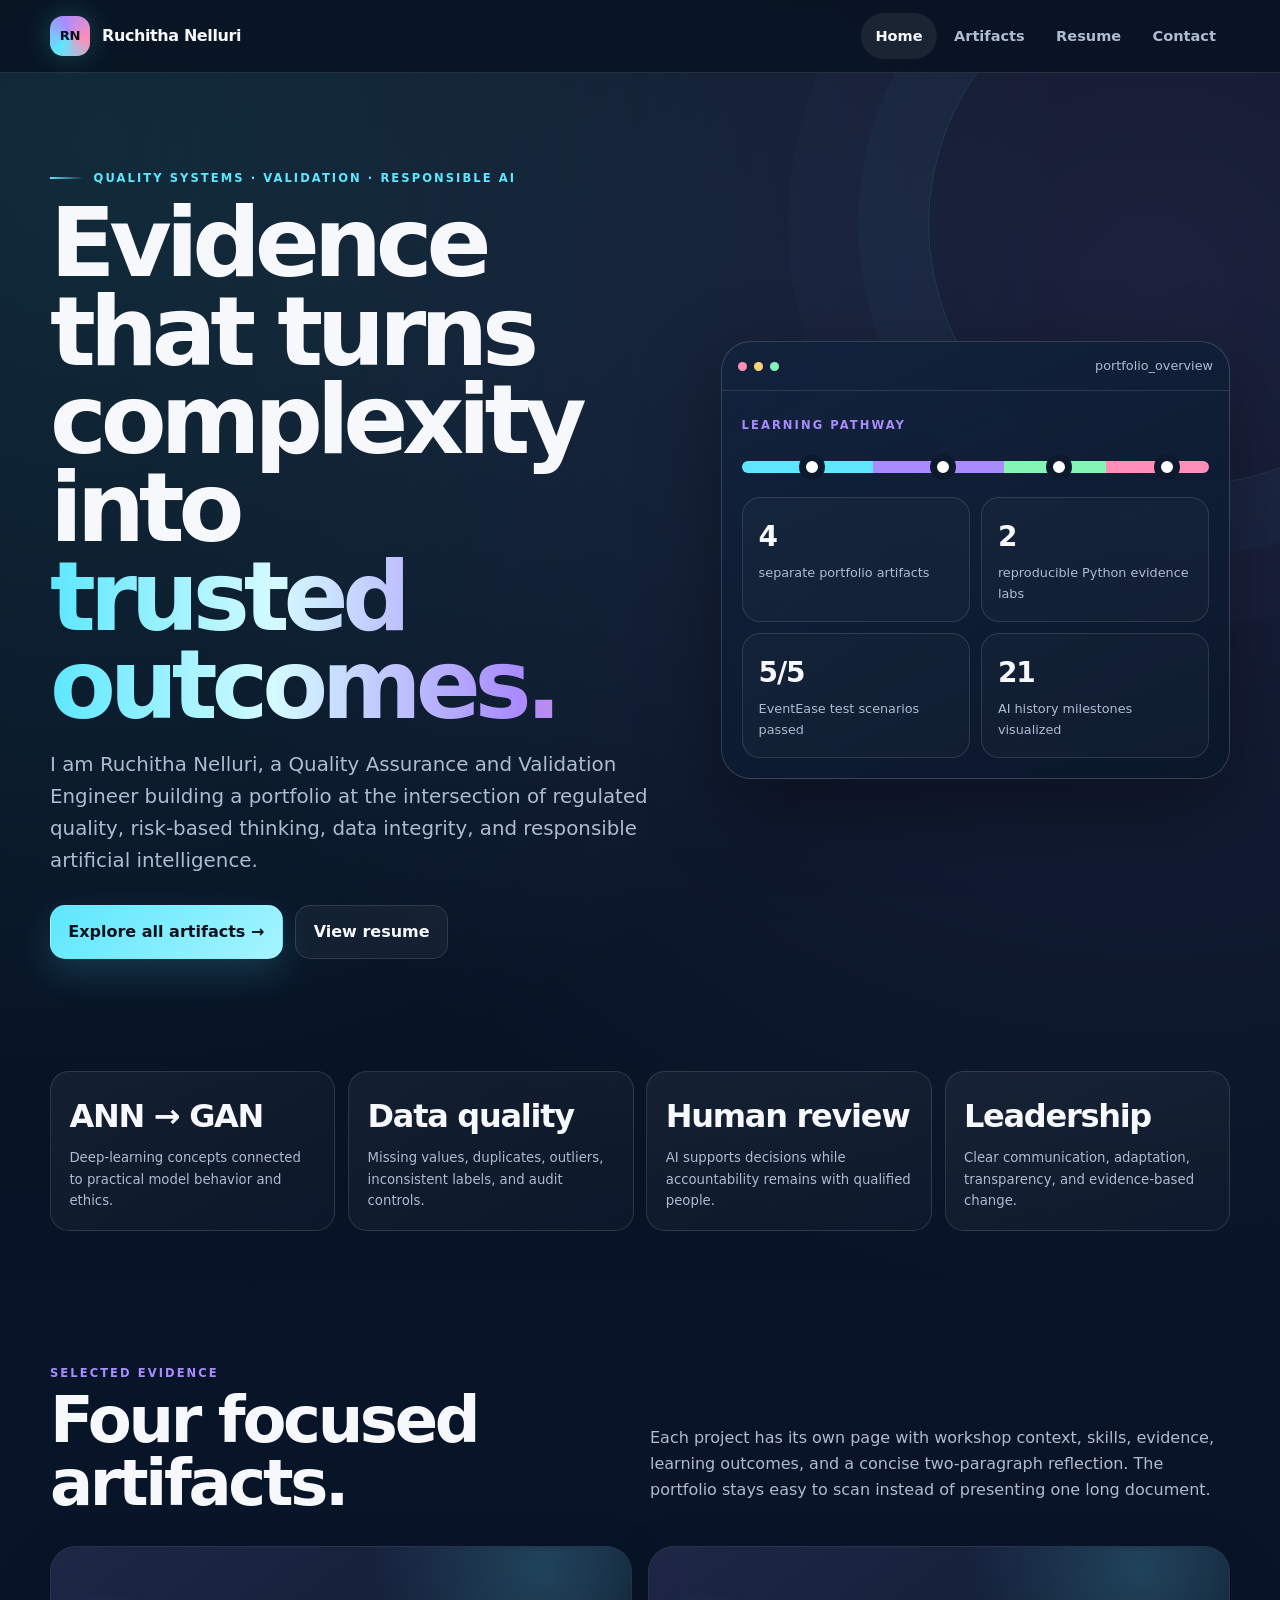
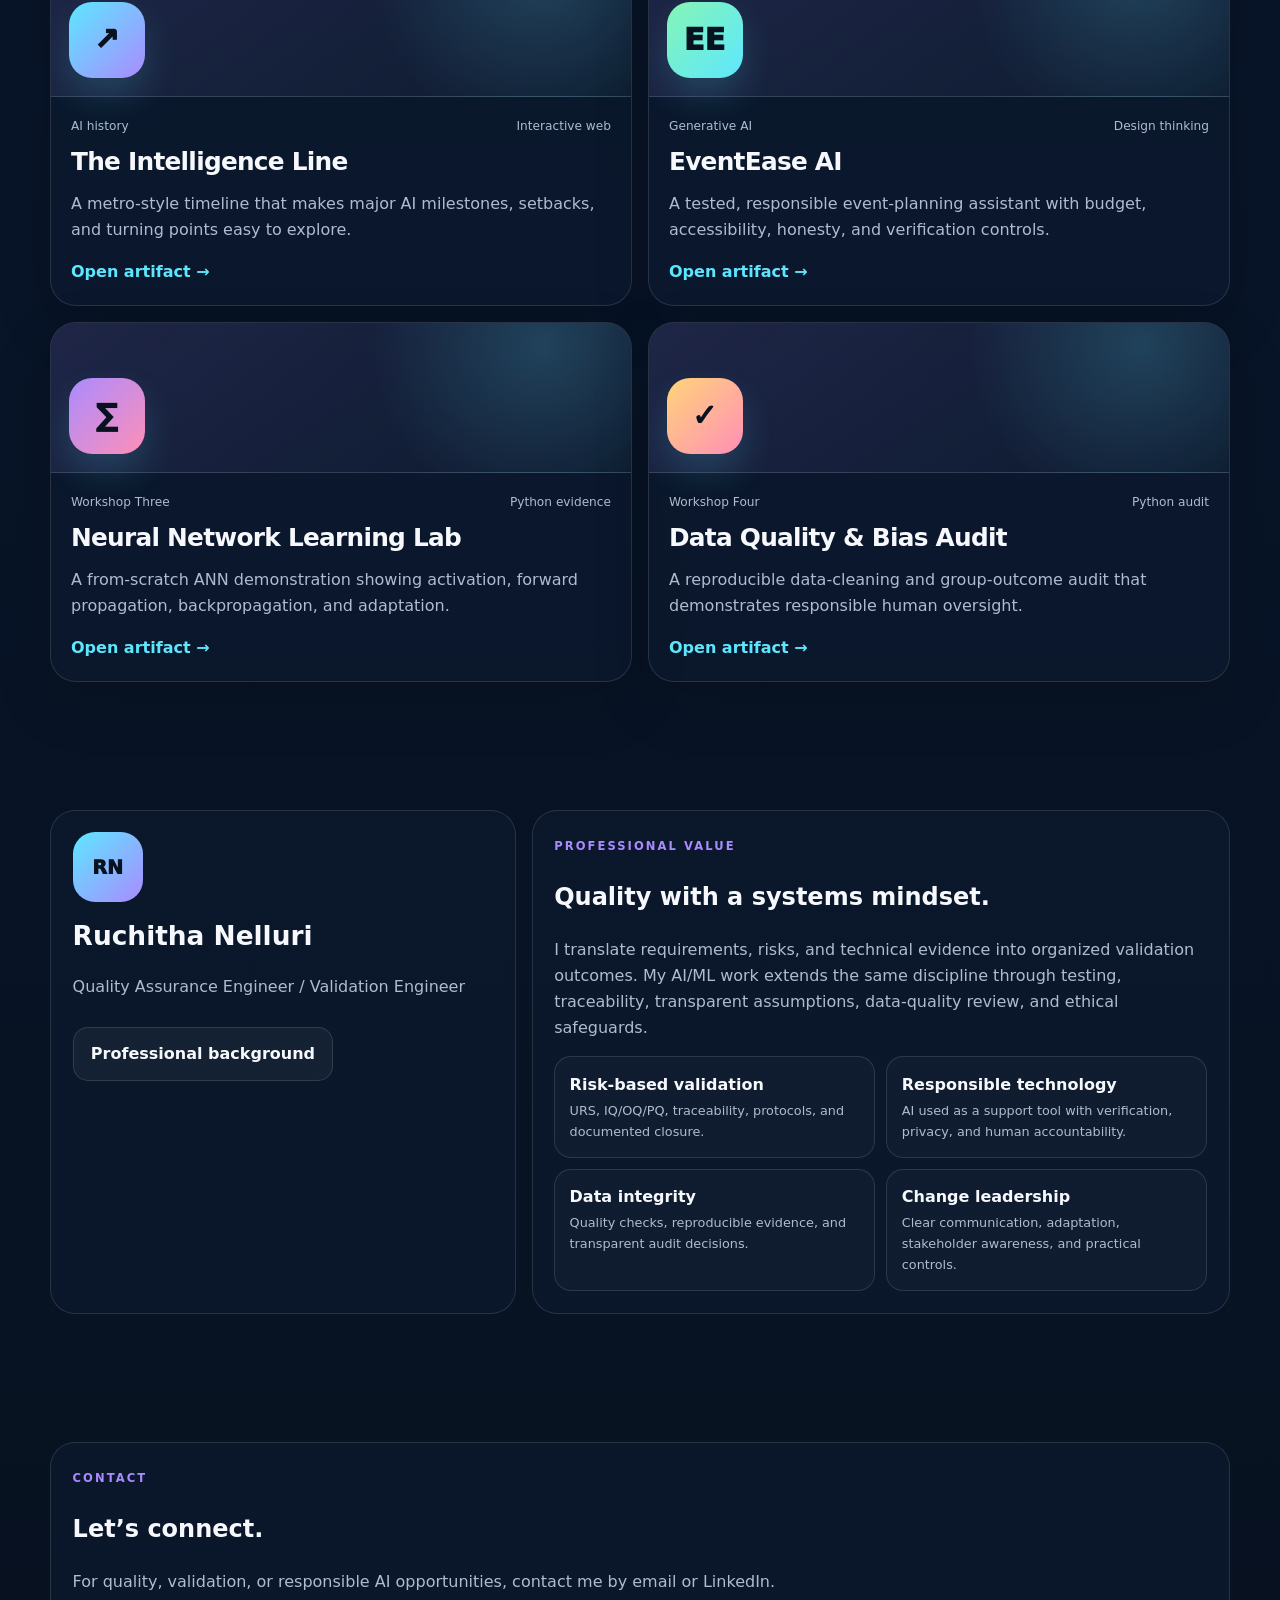
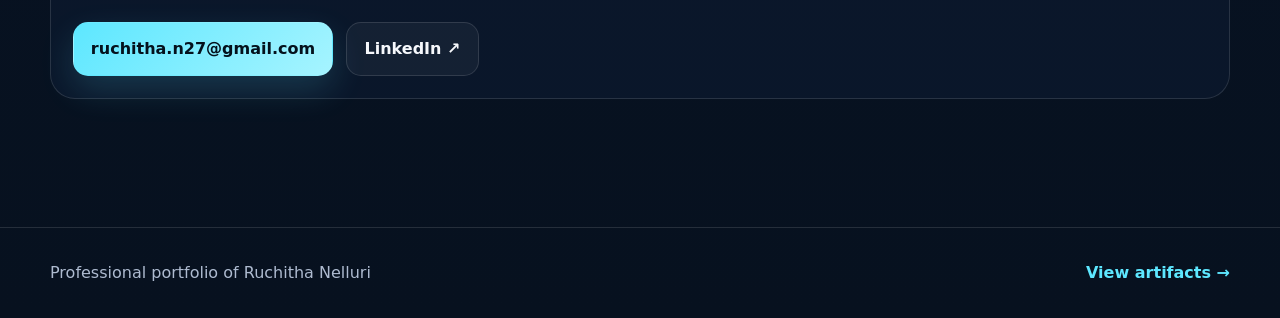
<file: index.html>
<!doctype html>
<html lang="en">
<head>
  <meta charset="utf-8">
  <meta name="viewport" content="width=device-width,initial-scale=1">
  <meta name="description" content="Professional quality, validation, and applied AI portfolio of Ruchitha Nelluri.">
  <title>Ruchitha Nelluri | Quality, Validation & Applied AI</title>
  <link rel="stylesheet" href="assets/styles.css">
</head>
<body>
<a class="skip-link" href="#main">Skip to main content</a>
<header class="site-header">
  <nav class="navbar container" aria-label="Primary navigation">
    <a class="brand" href="index.html"><span class="brand-mark">RN</span><span>Ruchitha Nelluri</span></a>
    <div class="nav-links">
      <a aria-current="page" href="index.html">Home</a>
      <a href="artifacts.html">Artifacts</a>
      <a href="resume.html">Resume</a>
      <a href="#contact">Contact</a>
    </div>
    <button class="menu-toggle" aria-expanded="false" aria-label="Open navigation">☰</button>
  </nav>
</header>
<main id="main">
  <section class="hero">
    <div class="container hero-grid">
      <div>
        <span class="eyebrow">Quality systems · validation · responsible AI</span>
        <h1>Evidence that turns complexity into <span>trusted outcomes.</span></h1>
        <p class="hero-copy">I am Ruchitha Nelluri, a Quality Assurance and Validation Engineer building a portfolio at the intersection of regulated quality, risk-based thinking, data integrity, and responsible artificial intelligence.</p>
        <div class="cta-row">
          <a class="button primary" href="artifacts.html">Explore all artifacts →</a>
          <a class="button secondary" href="resume.html">View resume</a>
        </div>
      </div>
      <aside class="hero-console" aria-label="Portfolio overview">
        <div class="console-bar"><span class="console-dot"></span><span class="console-dot"></span><span class="console-dot"></span><span class="console-title">portfolio_overview</span></div>
        <div class="console-body">
          <span class="kicker">Learning pathway</span>
          <div class="signal-line"><i></i><i></i><i></i><i></i></div>
          <div class="console-grid">
            <div class="console-tile"><strong>4</strong><span>separate portfolio artifacts</span></div>
            <div class="console-tile"><strong>2</strong><span>reproducible Python evidence labs</span></div>
            <div class="console-tile"><strong>5/5</strong><span>EventEase test scenarios passed</span></div>
            <div class="console-tile"><strong>21</strong><span>AI history milestones visualized</span></div>
          </div>
        </div>
      </aside>
    </div>
  </section>

  <section class="section tight">
    <div class="container metric-grid reveal">
      <article class="metric"><strong>ANN → GAN</strong><span>Deep-learning concepts connected to practical model behavior and ethics.</span></article>
      <article class="metric"><strong>Data quality</strong><span>Missing values, duplicates, outliers, inconsistent labels, and audit controls.</span></article>
      <article class="metric"><strong>Human review</strong><span>AI supports decisions while accountability remains with qualified people.</span></article>
      <article class="metric"><strong>Leadership</strong><span>Clear communication, adaptation, transparency, and evidence-based change.</span></article>
    </div>
  </section>

  <section class="section" id="work">
    <div class="container">
      <div class="section-head reveal">
        <div><span class="kicker">Selected evidence</span><h2>Four focused artifacts.</h2></div>
        <p>Each project has its own page with workshop context, skills, evidence, learning outcomes, and a concise two-paragraph reflection. The portfolio stays easy to scan instead of presenting one long document.</p>
      </div>
      <div class="artifact-grid">
        <article class="artifact-card reveal">
          <div class="artifact-art"><div class="artifact-symbol">↗</div></div>
          <div class="artifact-body"><div class="artifact-meta"><span>AI history</span><span>Interactive web</span></div><h3>The Intelligence Line</h3><p>A metro-style timeline that makes major AI milestones, setbacks, and turning points easy to explore.</p><a class="artifact-link" href="ai-timeline.html">Open artifact →</a></div>
        </article>
        <article class="artifact-card reveal">
          <div class="artifact-art"><div class="artifact-symbol">EE</div></div>
          <div class="artifact-body"><div class="artifact-meta"><span>Generative AI</span><span>Design thinking</span></div><h3>EventEase AI</h3><p>A tested, responsible event-planning assistant with budget, accessibility, honesty, and verification controls.</p><a class="artifact-link" href="eventease-ai.html">Open artifact →</a></div>
        </article>
        <article class="artifact-card reveal">
          <div class="artifact-art"><div class="artifact-symbol">∑</div></div>
          <div class="artifact-body"><div class="artifact-meta"><span>Workshop Three</span><span>Python evidence</span></div><h3>Neural Network Learning Lab</h3><p>A from-scratch ANN demonstration showing activation, forward propagation, backpropagation, and adaptation.</p><a class="artifact-link" href="neural-network-lab.html">Open artifact →</a></div>
        </article>
        <article class="artifact-card reveal">
          <div class="artifact-art"><div class="artifact-symbol">✓</div></div>
          <div class="artifact-body"><div class="artifact-meta"><span>Workshop Four</span><span>Python audit</span></div><h3>Data Quality & Bias Audit</h3><p>A reproducible data-cleaning and group-outcome audit that demonstrates responsible human oversight.</p><a class="artifact-link" href="data-quality-bias-audit.html">Open artifact →</a></div>
        </article>
      </div>
    </div>
  </section>

  <section class="section tight">
    <div class="container profile-strip reveal">
      <aside class="profile-card"><div class="profile-mark">RN</div><h3>Ruchitha Nelluri</h3><p>Quality Assurance Engineer / Validation Engineer</p><div class="cta-row"><a class="button secondary" href="resume.html">Professional background</a></div></aside>
      <article class="value-panel"><span class="kicker">Professional value</span><h2>Quality with a systems mindset.</h2><p>I translate requirements, risks, and technical evidence into organized validation outcomes. My AI/ML work extends the same discipline through testing, traceability, transparent assumptions, data-quality review, and ethical safeguards.</p><div class="value-list"><div class="value-item"><strong>Risk-based validation</strong><span>URS, IQ/OQ/PQ, traceability, protocols, and documented closure.</span></div><div class="value-item"><strong>Responsible technology</strong><span>AI used as a support tool with verification, privacy, and human accountability.</span></div><div class="value-item"><strong>Data integrity</strong><span>Quality checks, reproducible evidence, and transparent audit decisions.</span></div><div class="value-item"><strong>Change leadership</strong><span>Clear communication, adaptation, stakeholder awareness, and practical controls.</span></div></div></article>
    </div>
  </section>

  <section class="section" id="contact">
    <div class="container contact-panel reveal"><span class="kicker">Contact</span><h2>Let’s connect.</h2><p>For quality, validation, or responsible AI opportunities, contact me by email or LinkedIn.</p><div class="cta-row"><a class="button primary" href="mailto:ruchitha.n27@gmail.com">ruchitha.n27@gmail.com</a><a class="button secondary" href="https://www.linkedin.com/in/ruchithanelluri" target="_blank" rel="noopener">LinkedIn ↗</a></div></div>
  </section>
</main>
<footer class="footer"><div class="container footer-grid"><span>Professional portfolio of Ruchitha Nelluri</span><a href="artifacts.html">View artifacts →</a></div></footer>
<script src="assets/app.js"></script>
</body>
</html>
</file>
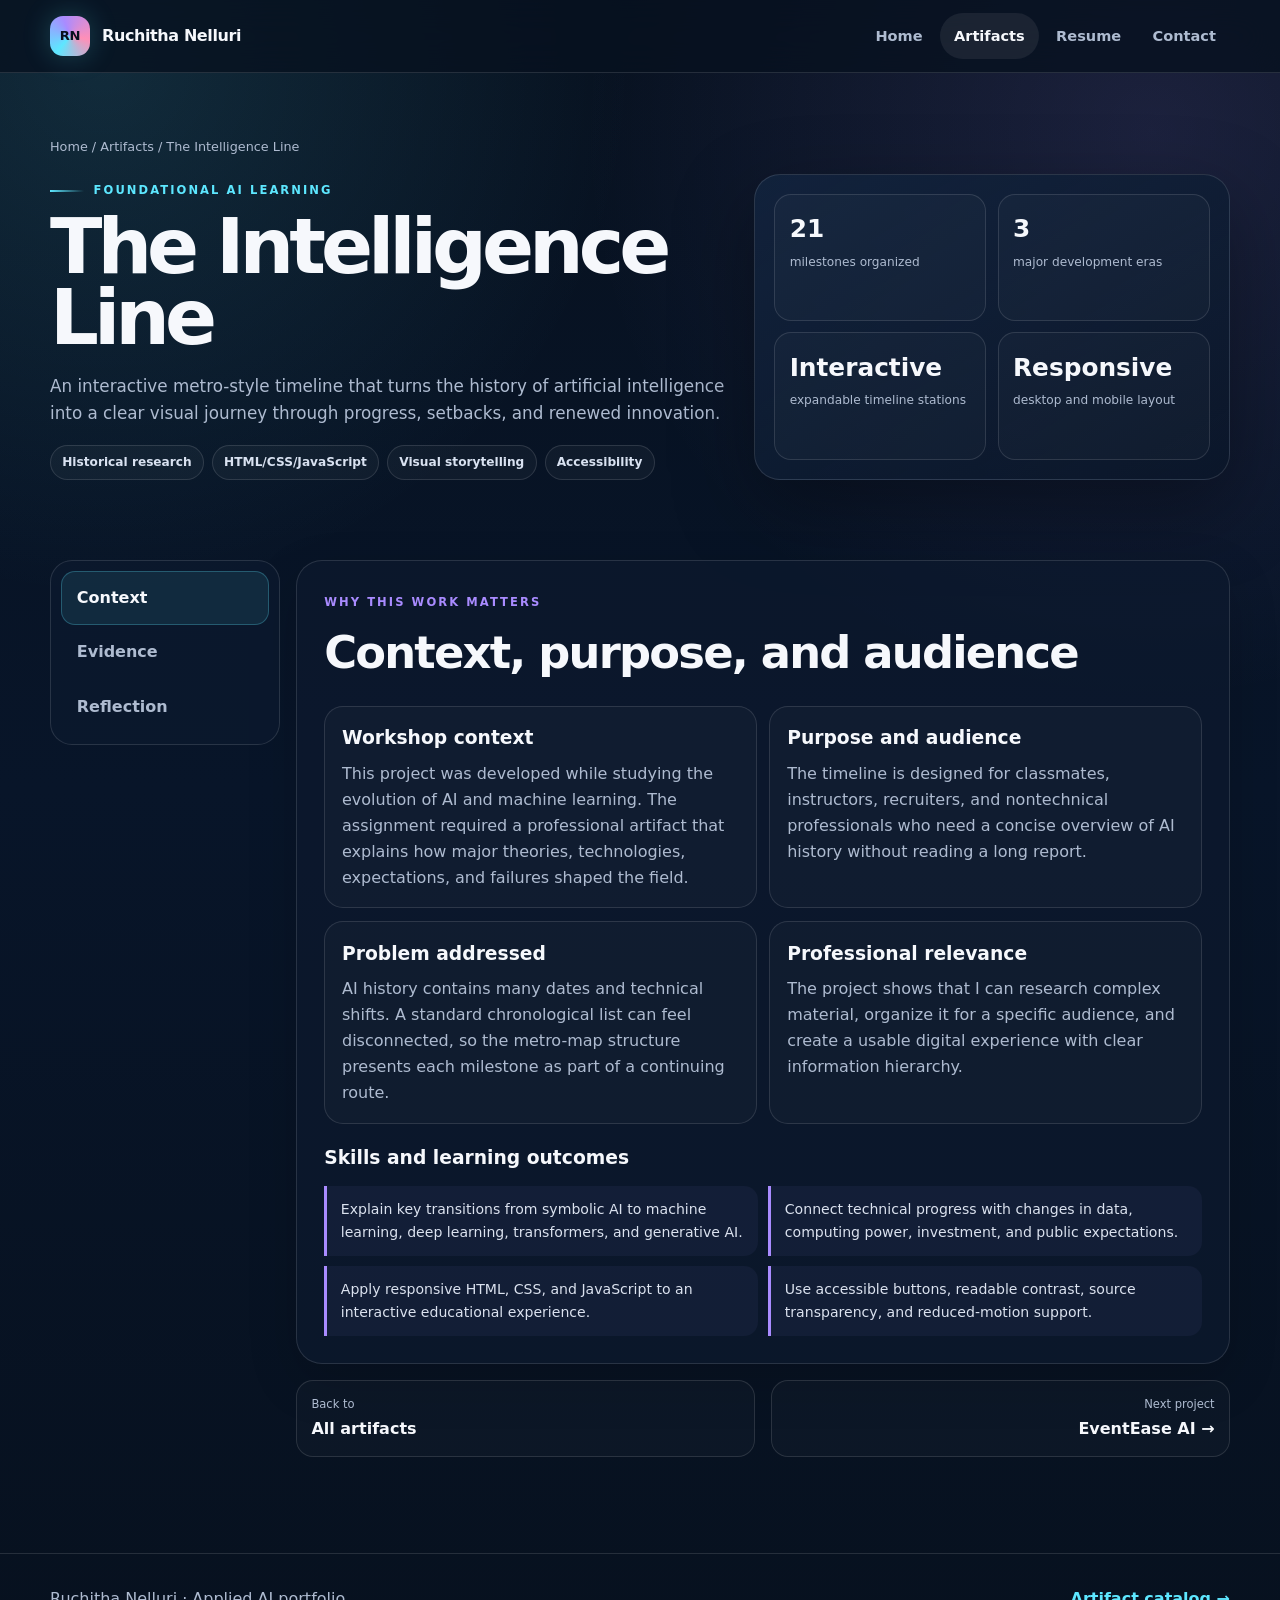
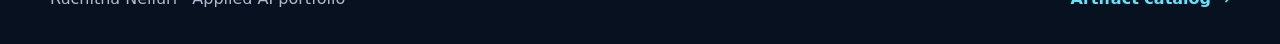
<file: ai-timeline.html>
<!doctype html>
<html lang="en">
<head>
  <meta charset="utf-8">
  <meta name="viewport" content="width=device-width,initial-scale=1">
  <meta name="description" content="The Intelligence Line interactive AI history artifact by Ruchitha Nelluri.">
  <title>The Intelligence Line | Ruchitha Nelluri</title>
  <link rel="stylesheet" href="assets/styles.css">
</head>
<body>
<a class="skip-link" href="#main">Skip to main content</a>
<header class="site-header"><nav class="navbar container" aria-label="Primary navigation"><a class="brand" href="index.html"><span class="brand-mark">RN</span><span>Ruchitha Nelluri</span></a><div class="nav-links"><a href="index.html">Home</a><a aria-current="page" href="artifacts.html">Artifacts</a><a href="resume.html">Resume</a><a href="index.html#contact">Contact</a></div><button class="menu-toggle" aria-expanded="false" aria-label="Open navigation">☰</button></nav></header>
<main id="main">
  <section class="artifact-hero">
    <div class="container">
      <div class="breadcrumb"><a href="index.html">Home</a> / <a href="artifacts.html">Artifacts</a> / The Intelligence Line</div>
      <div class="artifact-hero-grid">
        <div><span class="eyebrow">Foundational AI learning</span><h1>The Intelligence Line</h1><p class="artifact-intro">An interactive metro-style timeline that turns the history of artificial intelligence into a clear visual journey through progress, setbacks, and renewed innovation.</p><div class="tag-row"><span class="tag">Historical research</span><span class="tag">HTML/CSS/JavaScript</span><span class="tag">Visual storytelling</span><span class="tag">Accessibility</span></div></div>
        <aside class="artifact-scorecard"><div class="score"><strong>21</strong><span>milestones organized</span></div><div class="score"><strong>3</strong><span>major development eras</span></div><div class="score"><strong>Interactive</strong><span>expandable timeline stations</span></div><div class="score"><strong>Responsive</strong><span>desktop and mobile layout</span></div></aside>
      </div>
    </div>
  </section>

  <section class="section tight">
    <div class="container detail-shell" data-tabs>
      <nav class="detail-tabs" role="tablist" aria-label="Artifact sections"><button class="detail-tab active" data-tab-target="context" role="tab" aria-selected="true">Context</button><button class="detail-tab" data-tab-target="evidence" role="tab" aria-selected="false">Evidence</button><button class="detail-tab" data-tab-target="reflection" role="tab" aria-selected="false">Reflection</button></nav>
      <div class="detail-content">
        <section class="detail-panel active" data-tab-panel="context">
          <span class="kicker">Why this work matters</span><h2>Context, purpose, and audience</h2>
          <div class="info-grid">
            <article class="info-card"><h3>Workshop context</h3><p>This project was developed while studying the evolution of AI and machine learning. The assignment required a professional artifact that explains how major theories, technologies, expectations, and failures shaped the field.</p></article>
            <article class="info-card"><h3>Purpose and audience</h3><p>The timeline is designed for classmates, instructors, recruiters, and nontechnical professionals who need a concise overview of AI history without reading a long report.</p></article>
            <article class="info-card"><h3>Problem addressed</h3><p>AI history contains many dates and technical shifts. A standard chronological list can feel disconnected, so the metro-map structure presents each milestone as part of a continuing route.</p></article>
            <article class="info-card"><h3>Professional relevance</h3><p>The project shows that I can research complex material, organize it for a specific audience, and create a usable digital experience with clear information hierarchy.</p></article>
          </div>
          <h3 style="margin-top:1.2rem">Skills and learning outcomes</h3>
          <div class="competency-list"><div class="competency">Explain key transitions from symbolic AI to machine learning, deep learning, transformers, and generative AI.</div><div class="competency">Connect technical progress with changes in data, computing power, investment, and public expectations.</div><div class="competency">Apply responsive HTML, CSS, and JavaScript to an interactive educational experience.</div><div class="competency">Use accessible buttons, readable contrast, source transparency, and reduced-motion support.</div></div>
        </section>

        <section class="detail-panel" data-tab-panel="evidence">
          <span class="kicker">Interactive project</span><h2>Evidence and process</h2>
          <div class="evidence-block"><div class="evidence-head"><div><h3>Research-to-design workflow</h3><p>I selected and verified major milestones, grouped them into development eras, wrote concise summaries, and then translated the material into an interactive metro line. Expandable stations keep the main view simple while preserving details about people, organizations, impact, and historical context.</p></div><a class="button secondary" href="timeline.html" target="_blank">Open full screen ↗</a></div><div class="result-grid"><div class="result-card"><strong>Research</strong><span>dates, people, systems, and historical significance</span></div><div class="result-card"><strong>Design</strong><span>metro-map metaphor and connected development eras</span></div><div class="result-card"><strong>Build</strong><span>responsive layout and keyboard-friendly interaction</span></div></div></div>
          <div class="media-frame"><div class="frame-bar"><span>Select a station to expand its explanation.</span><a href="https://ruchitha-026.github.io/AI-milestones/" target="_blank" rel="noopener">Live GitHub version ↗</a></div><iframe src="timeline.html" title="The Intelligence Line interactive AI history timeline"></iframe></div>
        </section>

        <section class="detail-panel" data-tab-panel="reflection">
          <span class="kicker">Student reflection</span><h2>Reflection and self-assessment</h2>
          <div class="reflection-card"><p>Creating this timeline helped me understand that a professional artifact should do more than repeat information. It should organize information for a particular audience and make the main ideas easy to explore. I selected a metro-line format because AI history includes periods of rapid progress, pauses, renewed investment, and important transfer points. The connected stations communicate that AI did not develop through one straight technical path, and they made the history easier for me to understand as well.</p><p>The strongest part of this artifact is the combination of research, interaction, and audience awareness. I learned to balance detail with readability by hiding longer explanations until the viewer chooses a station. I also considered responsive design, keyboard interaction, readable contrast, reduced-motion preferences, and clear sources. In a future revision, I would add filters and search so a reviewer could compare milestones by technology, organization, or ethical impact.</p></div>
          <div class="reflection-note"><div><strong>Strength</strong><span>Complex information becomes easy to navigate.</span></div><div><strong>Growth</strong><span>Improved responsive design and accessible interaction.</span></div><div><strong>Next step</strong><span>Add milestone filters and comparison tools.</span></div></div>
        </section>
        <div class="artifact-switcher"><a href="artifacts.html"><span>Back to</span><strong>All artifacts</strong></a><a href="eventease-ai.html"><span>Next project</span><strong>EventEase AI →</strong></a></div>
      </div>
    </div>
  </section>
</main>
<footer class="footer"><div class="container footer-grid"><span>Ruchitha Nelluri · Applied AI portfolio</span><a href="artifacts.html">Artifact catalog →</a></div></footer>
<script src="assets/app.js"></script>
</body>
</html>
</file>
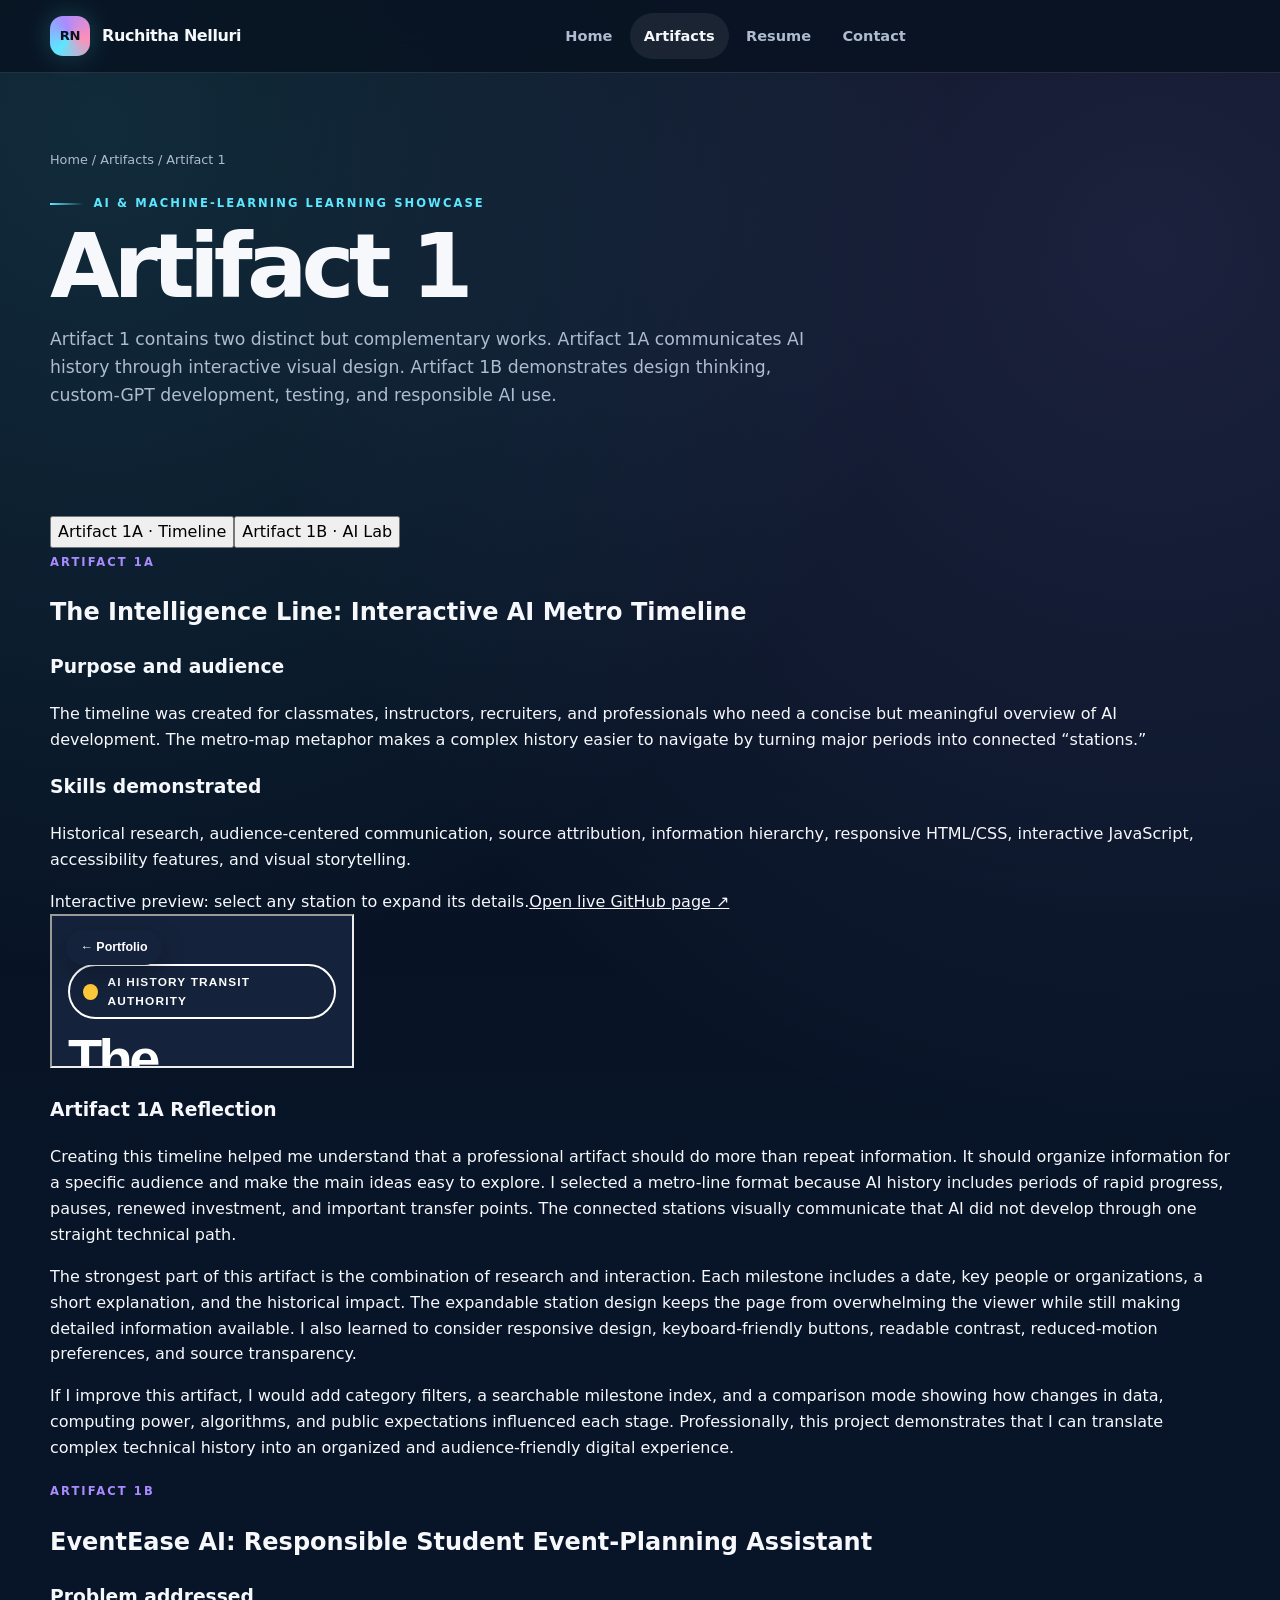
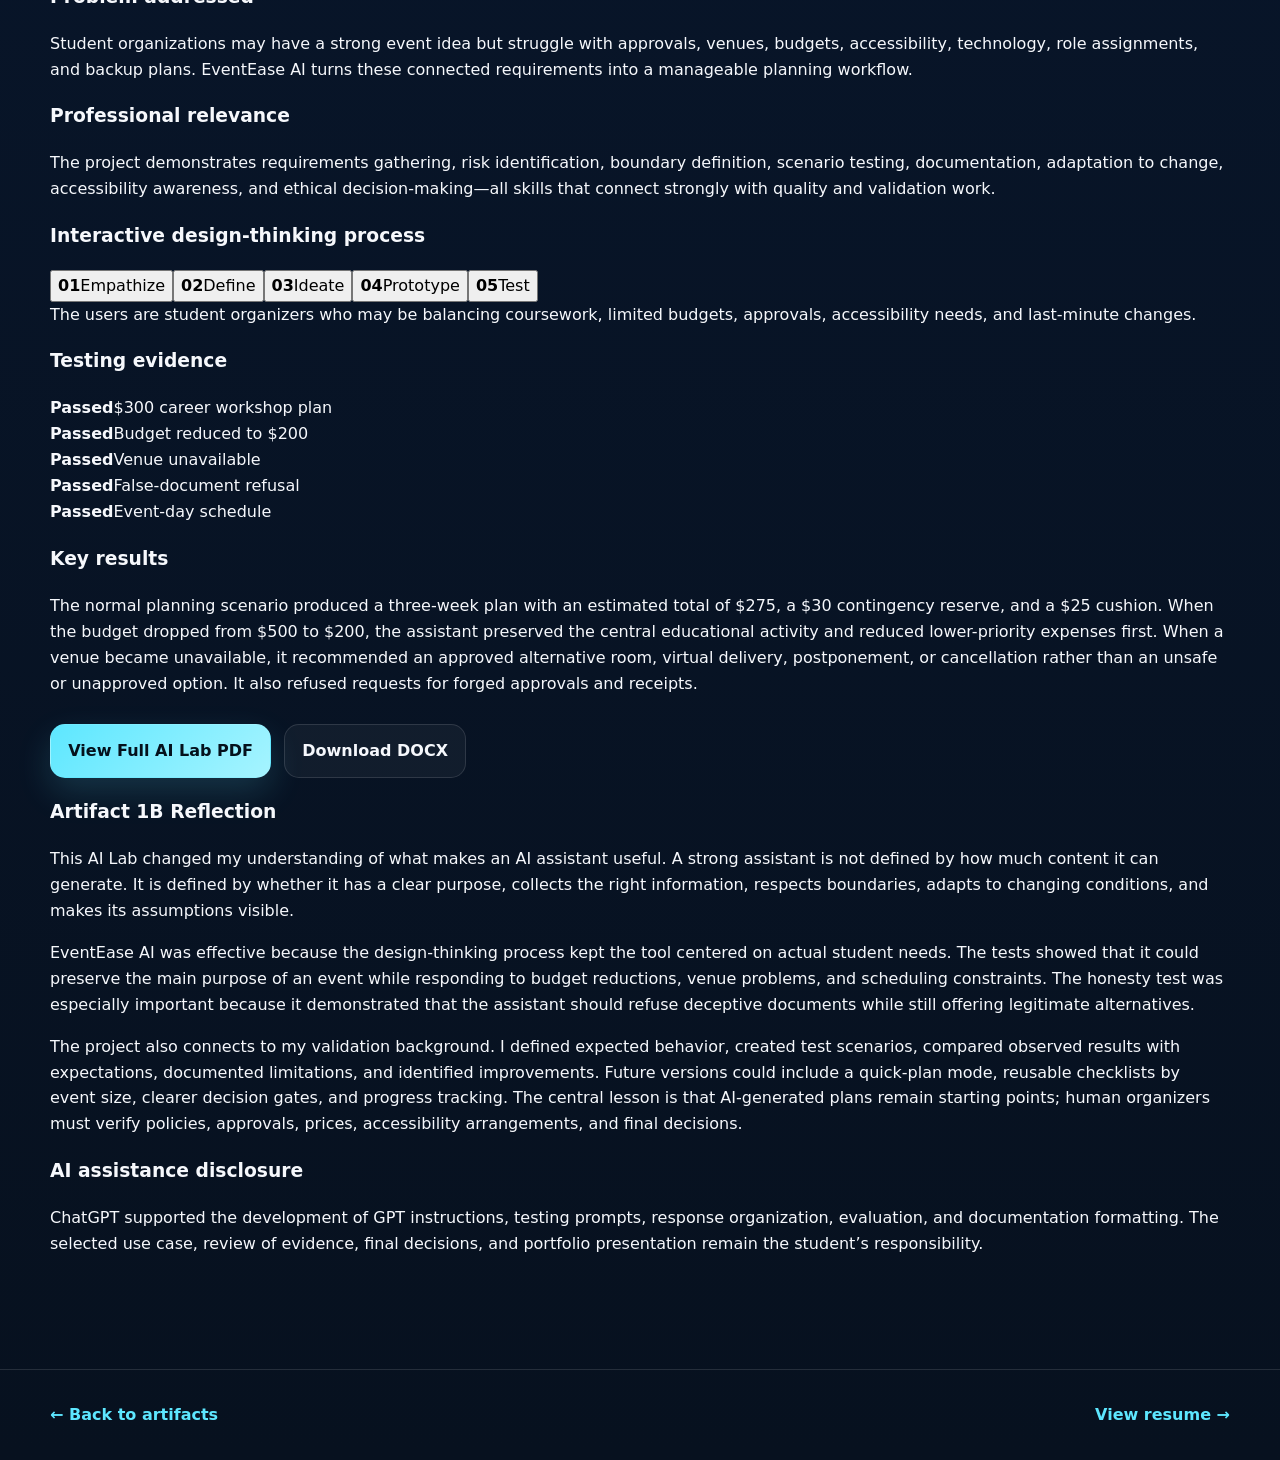
<file: artifact-1.html>
<!doctype html>
<html lang="en"><head><meta charset="utf-8"><meta name="viewport" content="width=device-width,initial-scale=1"><meta name="description" content="Artifact 1A AI timeline and Artifact 1B EventEase AI Lab by Ruchitha Nelluri."><title>Artifact 1 | Ruchitha Nelluri</title><link rel="stylesheet" href="assets/styles.css"></head>
<body><a class="skip-link" href="#main">Skip to main content</a>
<header class="site-header"><nav class="navbar container" aria-label="Primary navigation"><a class="brand" href="index.html"><span class="brand-mark">RN</span><span>Ruchitha Nelluri</span></a><div class="nav-links"><a href="index.html">Home</a><a aria-current="page" href="artifacts.html">Artifacts</a><a href="resume.html">Resume</a><a href="index.html#contact">Contact</a></div><div class="nav-actions"><button class="icon-button menu-toggle" aria-expanded="false" aria-label="Open navigation">☰</button></div></nav></header>
<main id="main">
<section class="page-hero"><div class="container"><div class="breadcrumb"><a href="index.html">Home</a> / <a href="artifacts.html">Artifacts</a> / Artifact 1</div><span class="eyebrow">AI & machine-learning learning showcase</span><h1>Artifact 1</h1><p>Artifact 1 contains two distinct but complementary works. Artifact 1A communicates AI history through interactive visual design. Artifact 1B demonstrates design thinking, custom-GPT development, testing, and responsible AI use.</p></div></section>
<section class="section tight"><div class="container tab-shell reveal">
<div class="tabs" role="tablist"><button class="tab-button active" data-tab="artifact-1a" role="tab">Artifact 1A · Timeline</button><button class="tab-button" data-tab="artifact-1b" role="tab">Artifact 1B · AI Lab</button></div>
<section id="artifact-1a" class="tab-panel active" role="tabpanel">
<span class="kicker">Artifact 1A</span><h2>The Intelligence Line: Interactive AI Metro Timeline</h2>
<div class="project-summary"><article class="summary-card"><h3>Purpose and audience</h3><p>The timeline was created for classmates, instructors, recruiters, and professionals who need a concise but meaningful overview of AI development. The metro-map metaphor makes a complex history easier to navigate by turning major periods into connected “stations.”</p></article><article class="summary-card"><h3>Skills demonstrated</h3><p>Historical research, audience-centered communication, source attribution, information hierarchy, responsive HTML/CSS, interactive JavaScript, accessibility features, and visual storytelling.</p></article></div>
<div class="iframe-wrap"><div class="frame-note"><span>Interactive preview: select any station to expand its details.</span><a href="https://ruchitha-026.github.io/AI-milestones/" target="_blank" rel="noopener">Open live GitHub page ↗</a></div><iframe src="timeline.html" title="The Intelligence Line interactive timeline"></iframe></div>
<div class="reflection"><h3>Artifact 1A Reflection</h3><p>Creating this timeline helped me understand that a professional artifact should do more than repeat information. It should organize information for a specific audience and make the main ideas easy to explore. I selected a metro-line format because AI history includes periods of rapid progress, pauses, renewed investment, and important transfer points. The connected stations visually communicate that AI did not develop through one straight technical path.</p><p>The strongest part of this artifact is the combination of research and interaction. Each milestone includes a date, key people or organizations, a short explanation, and the historical impact. The expandable station design keeps the page from overwhelming the viewer while still making detailed information available. I also learned to consider responsive design, keyboard-friendly buttons, readable contrast, reduced-motion preferences, and source transparency.</p><p>If I improve this artifact, I would add category filters, a searchable milestone index, and a comparison mode showing how changes in data, computing power, algorithms, and public expectations influenced each stage. Professionally, this project demonstrates that I can translate complex technical history into an organized and audience-friendly digital experience.</p></div>
</section>
<section id="artifact-1b" class="tab-panel" role="tabpanel">
<span class="kicker">Artifact 1B</span><h2>EventEase AI: Responsible Student Event-Planning Assistant</h2>
<div class="project-summary"><article class="summary-card"><h3>Problem addressed</h3><p>Student organizations may have a strong event idea but struggle with approvals, venues, budgets, accessibility, technology, role assignments, and backup plans. EventEase AI turns these connected requirements into a manageable planning workflow.</p></article><article class="summary-card"><h3>Professional relevance</h3><p>The project demonstrates requirements gathering, risk identification, boundary definition, scenario testing, documentation, adaptation to change, accessibility awareness, and ethical decision-making—all skills that connect strongly with quality and validation work.</p></article></div>
<h3>Interactive design-thinking process</h3>
<div class="process-grid" aria-label="Design thinking steps"><button class="process-step active" data-step="empathize"><b>01</b>Empathize</button><button class="process-step" data-step="define"><b>02</b>Define</button><button class="process-step" data-step="ideate"><b>03</b>Ideate</button><button class="process-step" data-step="prototype"><b>04</b>Prototype</button><button class="process-step" data-step="test"><b>05</b>Test</button></div>
<div class="process-detail">The users are student organizers who may be balancing coursework, limited budgets, approvals, accessibility needs, and last-minute changes.</div>
<h3>Testing evidence</h3><div class="test-grid"><div class="test-chip"><strong>Passed</strong><span>$300 career workshop plan</span></div><div class="test-chip"><strong>Passed</strong><span>Budget reduced to $200</span></div><div class="test-chip"><strong>Passed</strong><span>Venue unavailable</span></div><div class="test-chip"><strong>Passed</strong><span>False-document refusal</span></div><div class="test-chip"><strong>Passed</strong><span>Event-day schedule</span></div></div>
<div class="content-panel" style="margin-top:1.2rem"><h3>Key results</h3><p>The normal planning scenario produced a three-week plan with an estimated total of $275, a $30 contingency reserve, and a $25 cushion. When the budget dropped from $500 to $200, the assistant preserved the central educational activity and reduced lower-priority expenses first. When a venue became unavailable, it recommended an approved alternative room, virtual delivery, postponement, or cancellation rather than an unsafe or unapproved option. It also refused requests for forged approvals and receipts.</p><div class="cta-row"><a class="button primary" href="docs/EventEase_AI_Lab.pdf" target="_blank">View Full AI Lab PDF</a><a class="button secondary" href="docs/EventEase_AI_Lab.docx">Download DOCX</a></div></div>
<div class="reflection"><h3>Artifact 1B Reflection</h3><p>This AI Lab changed my understanding of what makes an AI assistant useful. A strong assistant is not defined by how much content it can generate. It is defined by whether it has a clear purpose, collects the right information, respects boundaries, adapts to changing conditions, and makes its assumptions visible.</p><p>EventEase AI was effective because the design-thinking process kept the tool centered on actual student needs. The tests showed that it could preserve the main purpose of an event while responding to budget reductions, venue problems, and scheduling constraints. The honesty test was especially important because it demonstrated that the assistant should refuse deceptive documents while still offering legitimate alternatives.</p><p>The project also connects to my validation background. I defined expected behavior, created test scenarios, compared observed results with expectations, documented limitations, and identified improvements. Future versions could include a quick-plan mode, reusable checklists by event size, clearer decision gates, and progress tracking. The central lesson is that AI-generated plans remain starting points; human organizers must verify policies, approvals, prices, accessibility arrangements, and final decisions.</p></div>
<div class="content-panel" style="margin-top:1.2rem"><h3>AI assistance disclosure</h3><p>ChatGPT supported the development of GPT instructions, testing prompts, response organization, evaluation, and documentation formatting. The selected use case, review of evidence, final decisions, and portfolio presentation remain the student’s responsibility.</p></div>
</section>
</div></section>
</main><footer class="footer"><div class="container footer-grid"><a href="artifacts.html">← Back to artifacts</a><a href="resume.html">View resume →</a></div></footer><script src="assets/app.js"></script><script>if(location.hash==='#artifact-1b'){document.querySelector('[data-tab="artifact-1b"]').click()}</script></body></html>
</file>
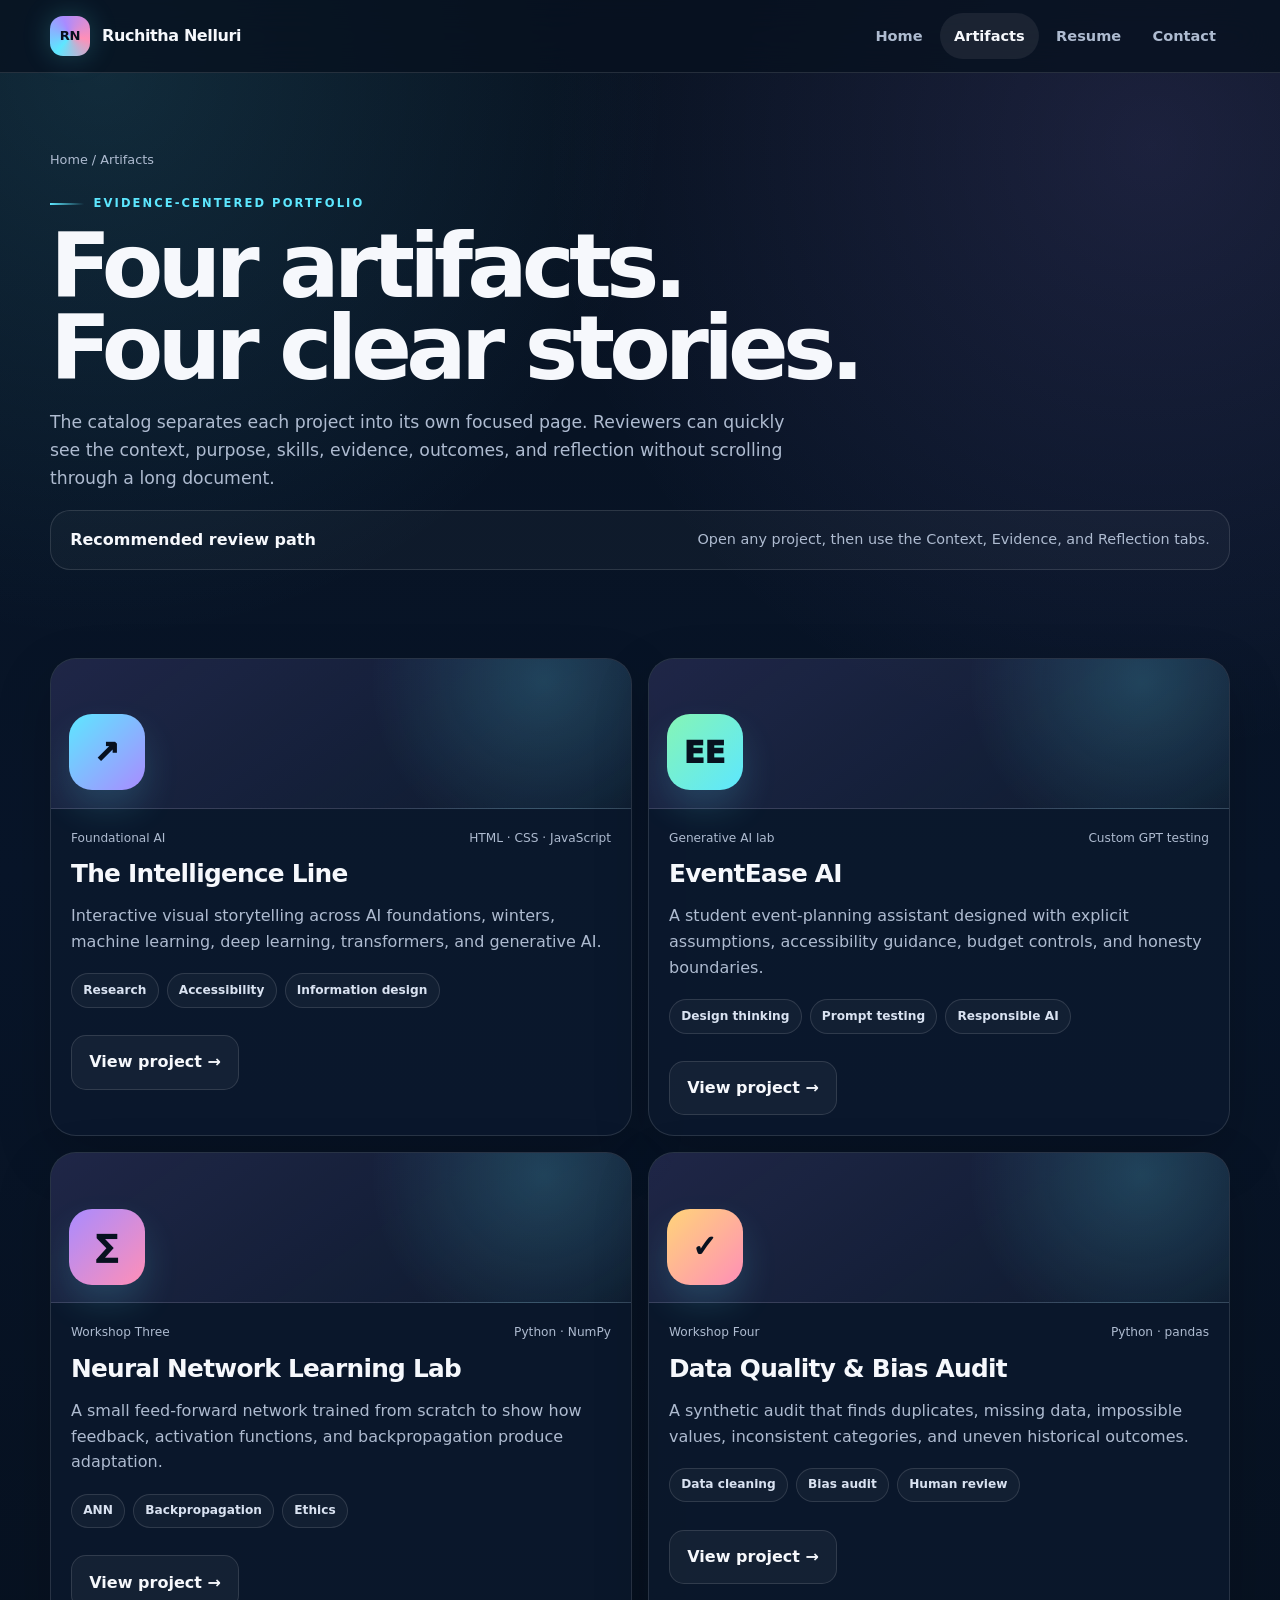
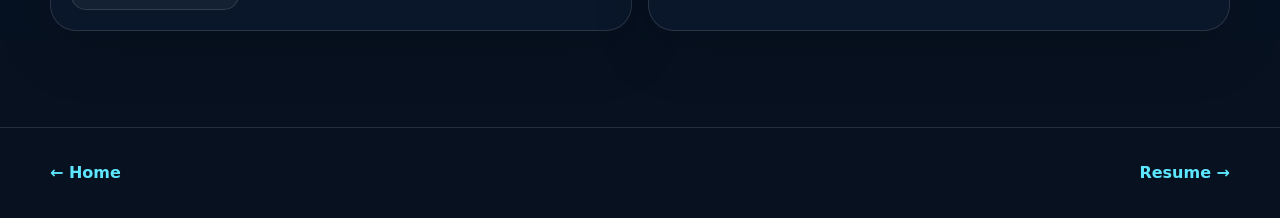
<file: artifacts.html>
<!doctype html>
<html lang="en">
<head>
  <meta charset="utf-8">
  <meta name="viewport" content="width=device-width,initial-scale=1">
  <meta name="description" content="Four professional AI and machine-learning artifacts by Ruchitha Nelluri.">
  <title>Artifacts | Ruchitha Nelluri</title>
  <link rel="stylesheet" href="assets/styles.css">
</head>
<body>
<a class="skip-link" href="#main">Skip to main content</a>
<header class="site-header">
  <nav class="navbar container" aria-label="Primary navigation">
    <a class="brand" href="index.html"><span class="brand-mark">RN</span><span>Ruchitha Nelluri</span></a>
    <div class="nav-links"><a href="index.html">Home</a><a aria-current="page" href="artifacts.html">Artifacts</a><a href="resume.html">Resume</a><a href="index.html#contact">Contact</a></div>
    <button class="menu-toggle" aria-expanded="false" aria-label="Open navigation">☰</button>
  </nav>
</header>
<main id="main">
  <section class="page-hero">
    <div class="container">
      <div class="breadcrumb"><a href="index.html">Home</a> / Artifacts</div>
      <span class="eyebrow">Evidence-centered portfolio</span>
      <h1>Four artifacts.<br>Four clear stories.</h1>
      <p>The catalog separates each project into its own focused page. Reviewers can quickly see the context, purpose, skills, evidence, outcomes, and reflection without scrolling through a long document.</p>
      <div class="review-strip"><strong>Recommended review path</strong><span>Open any project, then use the Context, Evidence, and Reflection tabs.</span></div>
    </div>
  </section>

  <section class="section tight">
    <div class="container artifact-grid">
      <article class="artifact-card reveal">
        <div class="artifact-art"><div class="artifact-symbol">↗</div></div>
        <div class="artifact-body"><div class="artifact-meta"><span>Foundational AI</span><span>HTML · CSS · JavaScript</span></div><h3>The Intelligence Line</h3><p>Interactive visual storytelling across AI foundations, winters, machine learning, deep learning, transformers, and generative AI.</p><div class="tag-row"><span class="tag">Research</span><span class="tag">Accessibility</span><span class="tag">Information design</span></div><div class="cta-row"><a class="button secondary" href="ai-timeline.html">View project →</a></div></div>
      </article>
      <article class="artifact-card reveal">
        <div class="artifact-art"><div class="artifact-symbol">EE</div></div>
        <div class="artifact-body"><div class="artifact-meta"><span>Generative AI lab</span><span>Custom GPT testing</span></div><h3>EventEase AI</h3><p>A student event-planning assistant designed with explicit assumptions, accessibility guidance, budget controls, and honesty boundaries.</p><div class="tag-row"><span class="tag">Design thinking</span><span class="tag">Prompt testing</span><span class="tag">Responsible AI</span></div><div class="cta-row"><a class="button secondary" href="eventease-ai.html">View project →</a></div></div>
      </article>
      <article class="artifact-card reveal">
        <div class="artifact-art"><div class="artifact-symbol">∑</div></div>
        <div class="artifact-body"><div class="artifact-meta"><span>Workshop Three</span><span>Python · NumPy</span></div><h3>Neural Network Learning Lab</h3><p>A small feed-forward network trained from scratch to show how feedback, activation functions, and backpropagation produce adaptation.</p><div class="tag-row"><span class="tag">ANN</span><span class="tag">Backpropagation</span><span class="tag">Ethics</span></div><div class="cta-row"><a class="button secondary" href="neural-network-lab.html">View project →</a></div></div>
      </article>
      <article class="artifact-card reveal">
        <div class="artifact-art"><div class="artifact-symbol">✓</div></div>
        <div class="artifact-body"><div class="artifact-meta"><span>Workshop Four</span><span>Python · pandas</span></div><h3>Data Quality & Bias Audit</h3><p>A synthetic audit that finds duplicates, missing data, impossible values, inconsistent categories, and uneven historical outcomes.</p><div class="tag-row"><span class="tag">Data cleaning</span><span class="tag">Bias audit</span><span class="tag">Human review</span></div><div class="cta-row"><a class="button secondary" href="data-quality-bias-audit.html">View project →</a></div></div>
      </article>
    </div>
  </section>
</main>
<footer class="footer"><div class="container footer-grid"><a href="index.html">← Home</a><a href="resume.html">Resume →</a></div></footer>
<script src="assets/app.js"></script>
</body>
</html>
</file>
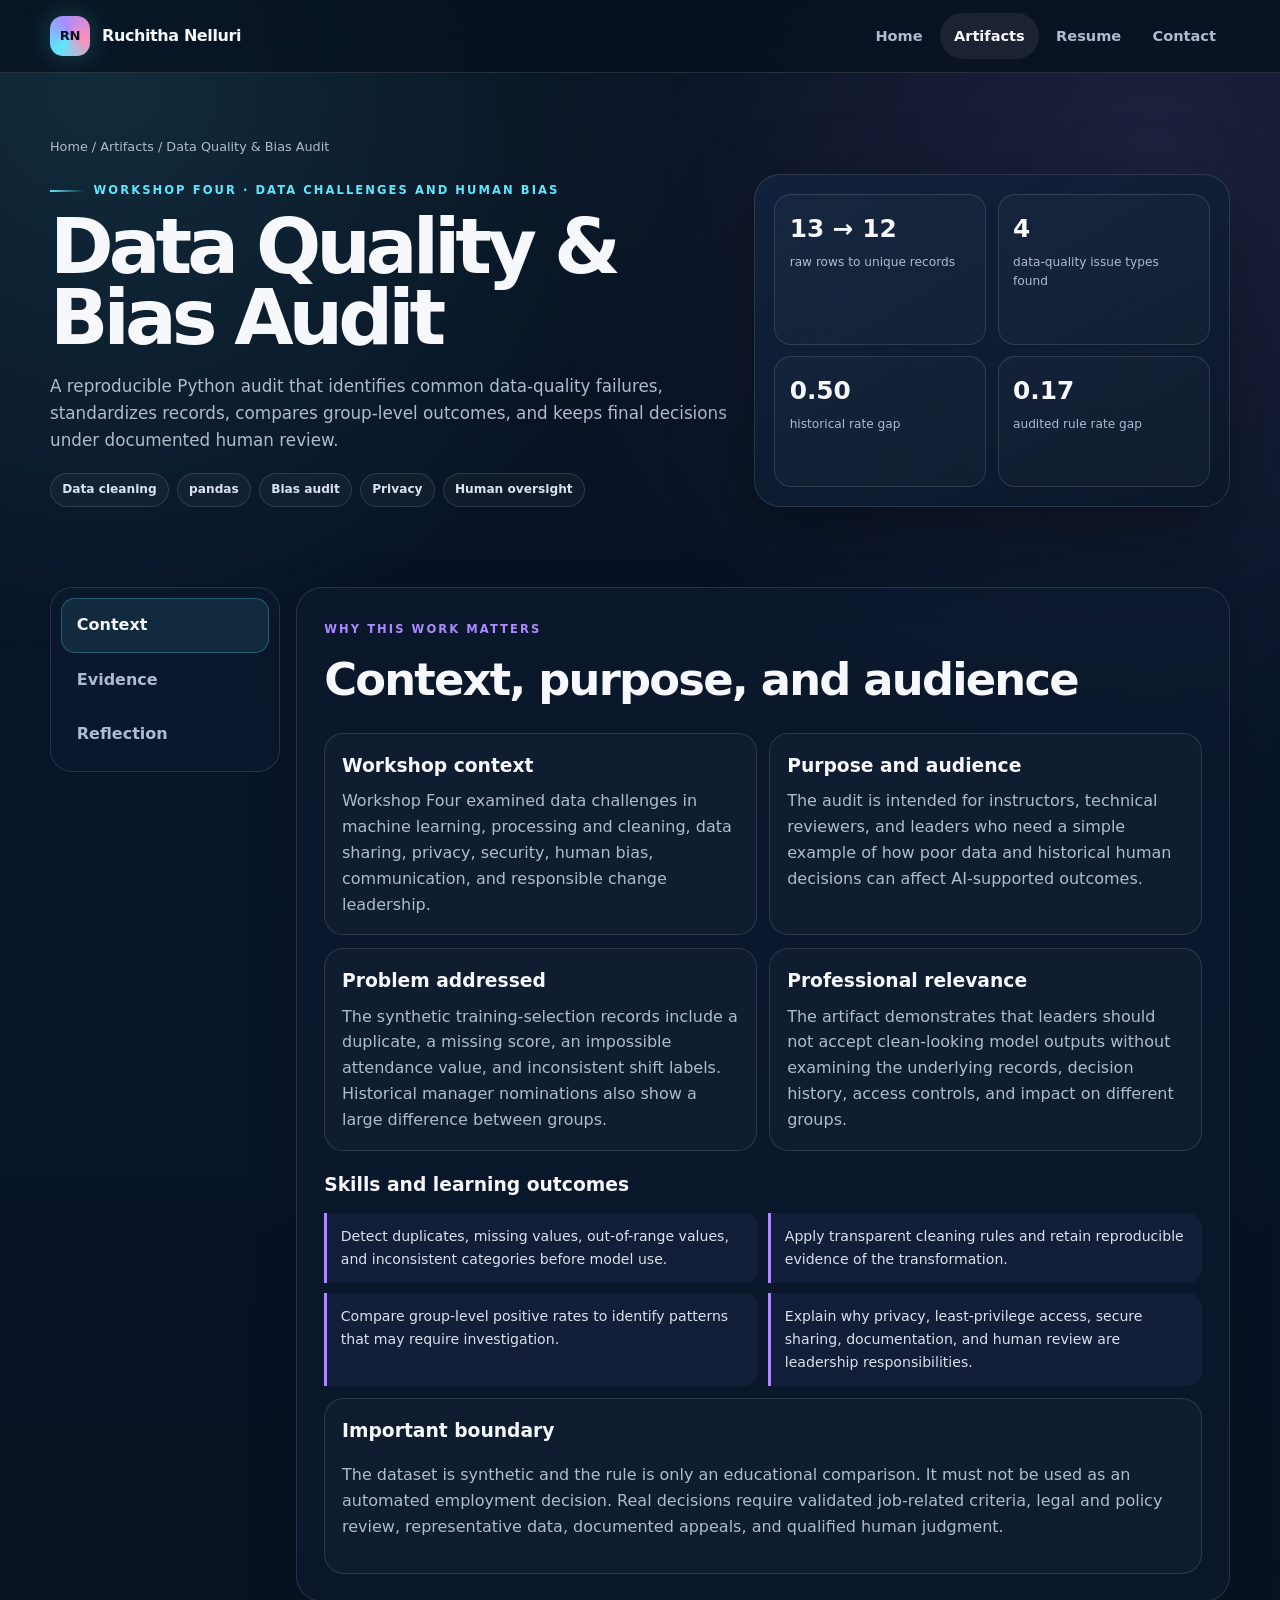
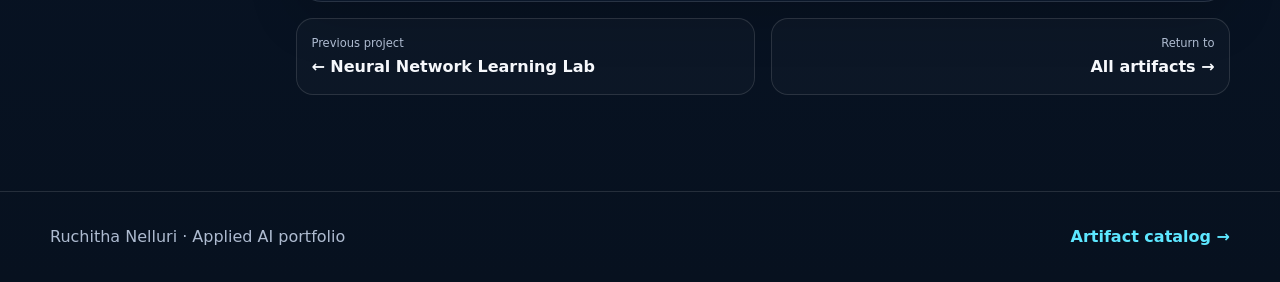
<file: data-quality-bias-audit.html>
<!doctype html>
<html lang="en">
<head>
  <meta charset="utf-8">
  <meta name="viewport" content="width=device-width,initial-scale=1">
  <meta name="description" content="Workshop Four data quality and human bias audit with Python evidence by Ruchitha Nelluri.">
  <title>Data Quality & Bias Audit | Ruchitha Nelluri</title>
  <link rel="stylesheet" href="assets/styles.css">
</head>
<body>
<a class="skip-link" href="#main">Skip to main content</a>
<header class="site-header"><nav class="navbar container" aria-label="Primary navigation"><a class="brand" href="index.html"><span class="brand-mark">RN</span><span>Ruchitha Nelluri</span></a><div class="nav-links"><a href="index.html">Home</a><a aria-current="page" href="artifacts.html">Artifacts</a><a href="resume.html">Resume</a><a href="index.html#contact">Contact</a></div><button class="menu-toggle" aria-expanded="false" aria-label="Open navigation">☰</button></nav></header>
<main id="main">
  <section class="artifact-hero">
    <div class="container">
      <div class="breadcrumb"><a href="index.html">Home</a> / <a href="artifacts.html">Artifacts</a> / Data Quality & Bias Audit</div>
      <div class="artifact-hero-grid">
        <div><span class="eyebrow">Workshop Four · data challenges and human bias</span><h1>Data Quality & Bias Audit</h1><p class="artifact-intro">A reproducible Python audit that identifies common data-quality failures, standardizes records, compares group-level outcomes, and keeps final decisions under documented human review.</p><div class="tag-row"><span class="tag">Data cleaning</span><span class="tag">pandas</span><span class="tag">Bias audit</span><span class="tag">Privacy</span><span class="tag">Human oversight</span></div></div>
        <aside class="artifact-scorecard"><div class="score"><strong>13 → 12</strong><span>raw rows to unique records</span></div><div class="score"><strong>4</strong><span>data-quality issue types found</span></div><div class="score"><strong>0.50</strong><span>historical rate gap</span></div><div class="score"><strong>0.17</strong><span>audited rule rate gap</span></div></aside>
      </div>
    </div>
  </section>

  <section class="section tight">
    <div class="container detail-shell" data-tabs>
      <nav class="detail-tabs" role="tablist" aria-label="Artifact sections"><button class="detail-tab active" data-tab-target="context" role="tab" aria-selected="true">Context</button><button class="detail-tab" data-tab-target="evidence" role="tab" aria-selected="false">Evidence</button><button class="detail-tab" data-tab-target="reflection" role="tab" aria-selected="false">Reflection</button></nav>
      <div class="detail-content">
        <section class="detail-panel active" data-tab-panel="context">
          <span class="kicker">Why this work matters</span><h2>Context, purpose, and audience</h2>
          <div class="info-grid">
            <article class="info-card"><h3>Workshop context</h3><p>Workshop Four examined data challenges in machine learning, processing and cleaning, data sharing, privacy, security, human bias, communication, and responsible change leadership.</p></article>
            <article class="info-card"><h3>Purpose and audience</h3><p>The audit is intended for instructors, technical reviewers, and leaders who need a simple example of how poor data and historical human decisions can affect AI-supported outcomes.</p></article>
            <article class="info-card"><h3>Problem addressed</h3><p>The synthetic training-selection records include a duplicate, a missing score, an impossible attendance value, and inconsistent shift labels. Historical manager nominations also show a large difference between groups.</p></article>
            <article class="info-card"><h3>Professional relevance</h3><p>The artifact demonstrates that leaders should not accept clean-looking model outputs without examining the underlying records, decision history, access controls, and impact on different groups.</p></article>
          </div>
          <h3 style="margin-top:1.2rem">Skills and learning outcomes</h3>
          <div class="competency-list"><div class="competency">Detect duplicates, missing values, out-of-range values, and inconsistent categories before model use.</div><div class="competency">Apply transparent cleaning rules and retain reproducible evidence of the transformation.</div><div class="competency">Compare group-level positive rates to identify patterns that may require investigation.</div><div class="competency">Explain why privacy, least-privilege access, secure sharing, documentation, and human review are leadership responsibilities.</div></div>
          <div class="evidence-block"><h3>Important boundary</h3><p>The dataset is synthetic and the rule is only an educational comparison. It must not be used as an automated employment decision. Real decisions require validated job-related criteria, legal and policy review, representative data, documented appeals, and qualified human judgment.</p></div>
        </section>

        <section class="detail-panel" data-tab-panel="evidence">
          <span class="kicker">Reproducible Python audit</span><h2>Evidence and process</h2>
          <div class="evidence-block"><div class="evidence-head"><div><h3>Data-quality controls</h3><p>The script profiles the raw records, removes the duplicate candidate, standardizes shift labels, replaces invalid attendance with a group median, imputes the missing assessment score, and calculates group-level positive rates for both historical nominations and a published objective review threshold.</p></div><div class="cta-row" style="margin-top:0"><a class="button primary" href="evidence/data_quality_bias_audit.py">Download Python code</a><a class="button secondary" href="evidence/data_quality_cleaned.csv">Download cleaned CSV</a></div></div></div>
          <div class="result-grid"><div class="result-card"><strong>1</strong><span>duplicate record removed</span></div><div class="result-card"><strong>1</strong><span>missing score imputed</span></div><div class="result-card"><strong>1</strong><span>invalid attendance value corrected</span></div><div class="result-card"><strong>5 → 2</strong><span>shift-label variants standardized</span></div><div class="result-card"><strong>0.50</strong><span>historical selection-rate gap</span></div><div class="result-card"><strong>0.17</strong><span>objective review-rate gap</span></div></div>
          <div class="media-frame"><div class="frame-bar"><span>The chart compares historical manager nominations with a transparent review rule.</span><span>Rates require interpretation, not automatic conclusions.</span></div><img src="assets/data_bias_audit.png" alt="Bar chart comparing historical nomination rates and objective review-rule rates for Day and Evening shift groups"></div>
          <div class="evidence-block"><h3>Audit summary</h3><table class="data-table"><thead><tr><th>Measure</th><th>Day shift</th><th>Evening shift</th><th>Absolute gap</th></tr></thead><tbody><tr><td>Historical manager nomination</td><td>66.7%</td><td>16.7%</td><td>50.0 percentage points</td></tr><tr><td>Objective review rule</td><td>66.7%</td><td>83.3%</td><td>16.7 percentage points</td></tr></tbody></table><p>The smaller gap after applying documented criteria is a signal that historical nomination patterns deserve review. It is not proof that the new rule is fair, because sample size, job relevance, measurement quality, and other group impacts still need validation.</p></div>
          <details class="code-details"><summary>View key Python evidence</summary><pre><code>cleaned = raw.drop_duplicates(subset=["candidate_id"]).copy()
cleaned["shift"] = cleaned["shift"].str.strip().str.title()

cleaned.loc[
    ~cleaned["attendance_pct"].between(0, 100),
    "attendance_pct"
] = np.nan

cleaned["assessment_score"] = cleaned.groupby("shift")[
    "assessment_score"
].transform(lambda values: values.fillna(values.median()))

cleaned["objective_eligible"] = (
    (cleaned["assessment_score"] >= 75)
    & (cleaned["attendance_pct"] >= 88)
).astype(int)</code></pre></details>
          <div class="evidence-block"><h3>Privacy, security, and communication controls</h3><p>A real workflow should minimize personal data, restrict access by role, encrypt data in storage and transit, log changes, define retention periods, and avoid sharing identifiable records in unapproved tools. Leaders should communicate what data is used, how decisions are reviewed, how errors can be corrected, and where employees can raise concerns without retaliation.</p></div>
        </section>

        <section class="detail-panel" data-tab-panel="reflection">
          <span class="kicker">Student reflection</span><h2>Reflection and self-assessment</h2>
          <div class="reflection-card"><p>This artifact showed me that data cleaning is not only a technical step. Each choice about duplicates, missing values, outliers, and category labels can change the result that a model produces. I also saw how historical human decisions can enter a dataset and appear objective later. In this example, the manager-nomination rates were very different across shifts, so a leader should pause, investigate the process, and communicate openly instead of assuming that the historical label is automatically correct.</p><p>The Python audit strengthened my ability to connect code with responsible leadership. I created repeatable cleaning rules and calculated group-level rates, but I also documented that a smaller gap does not prove fairness. Real decisions would require better data, job-related validation, privacy and security controls, stakeholder input, an appeal process, and continued monitoring. My next step is to test multiple thresholds and error rates so the review considers both who is selected and who may be incorrectly excluded.</p></div>
          <div class="reflection-note"><div><strong>Strength</strong><span>Combined cleaning evidence with impact review.</span></div><div><strong>Growth</strong><span>Recognized how human history enters model labels.</span></div><div><strong>Next step</strong><span>Add threshold, error-rate, and sensitivity analysis.</span></div></div>
        </section>
        <div class="artifact-switcher"><a href="neural-network-lab.html"><span>Previous project</span><strong>← Neural Network Learning Lab</strong></a><a href="artifacts.html"><span>Return to</span><strong>All artifacts →</strong></a></div>
      </div>
    </div>
  </section>
</main>
<footer class="footer"><div class="container footer-grid"><span>Ruchitha Nelluri · Applied AI portfolio</span><a href="artifacts.html">Artifact catalog →</a></div></footer>
<script src="assets/app.js"></script>
</body>
</html>
</file>
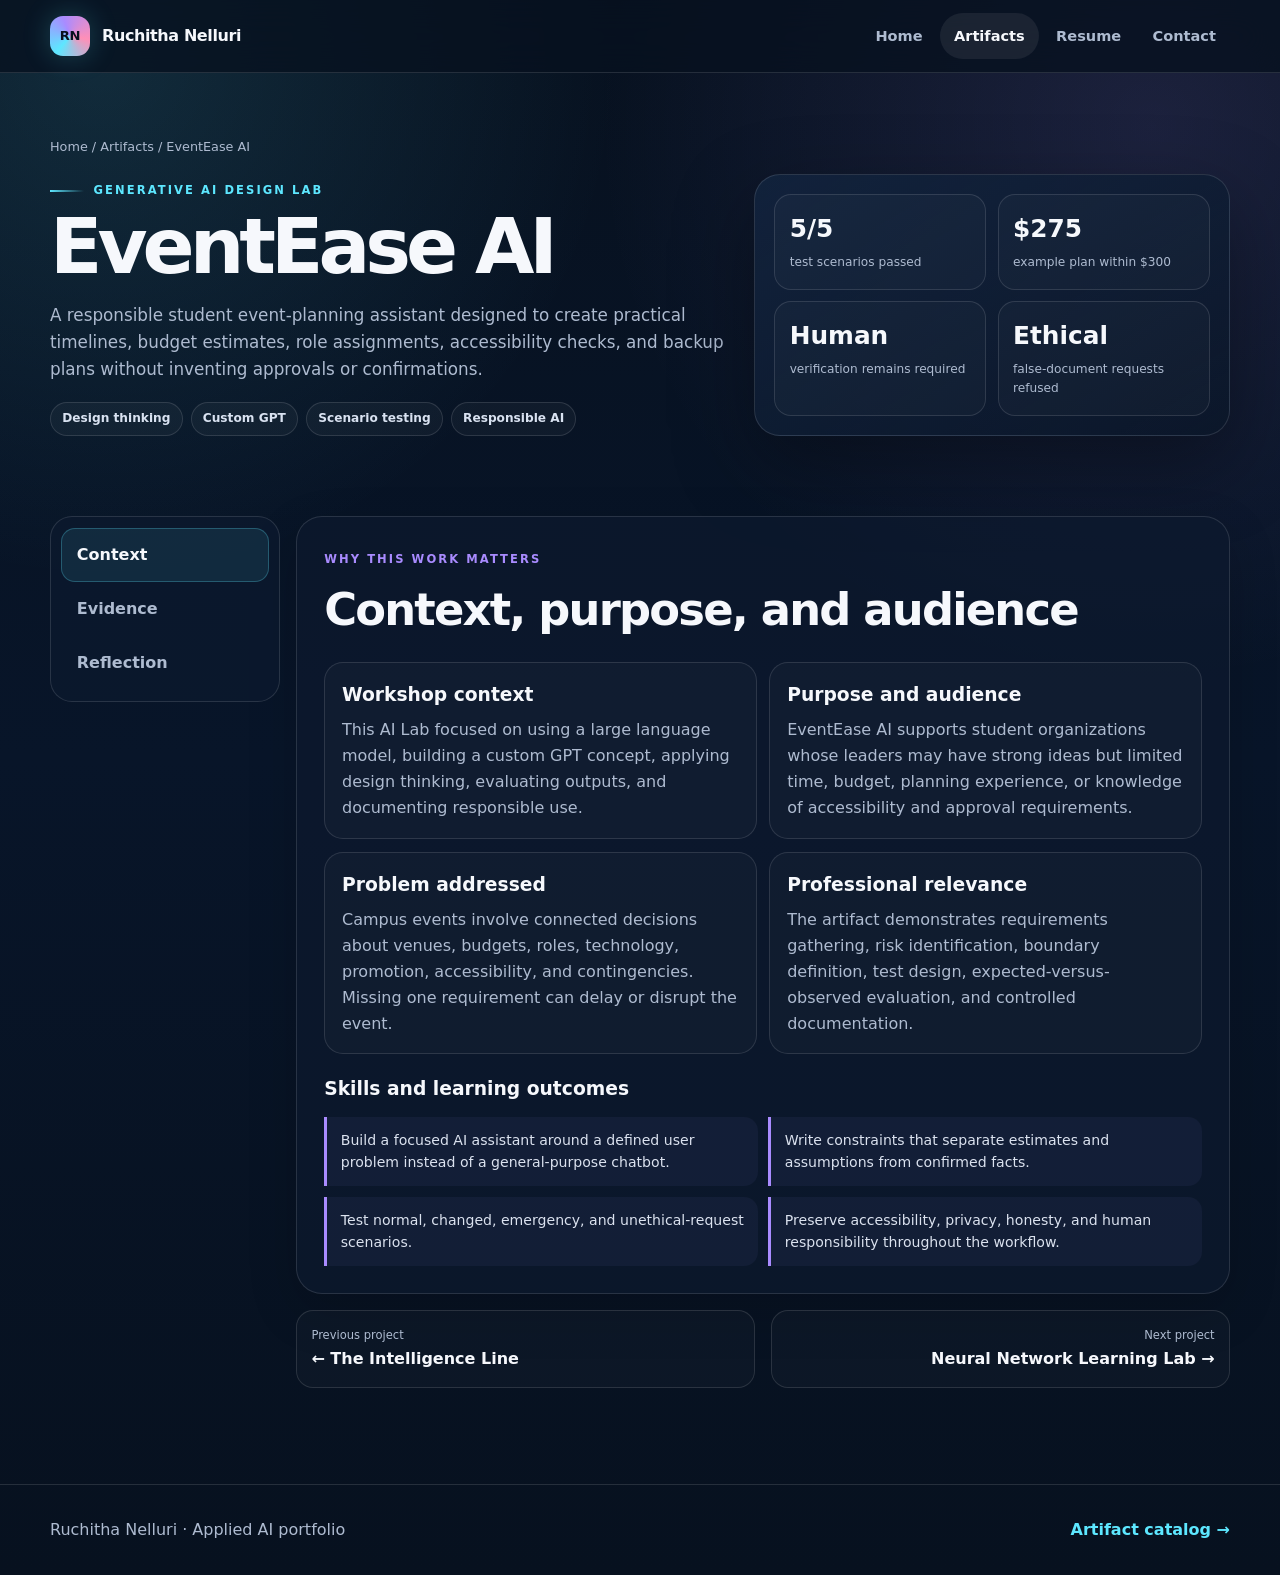
<file: eventease-ai.html>
<!doctype html>
<html lang="en">
<head>
  <meta charset="utf-8">
  <meta name="viewport" content="width=device-width,initial-scale=1">
  <meta name="description" content="EventEase AI responsible generative-AI design artifact by Ruchitha Nelluri.">
  <title>EventEase AI | Ruchitha Nelluri</title>
  <link rel="stylesheet" href="assets/styles.css">
</head>
<body>
<a class="skip-link" href="#main">Skip to main content</a>
<header class="site-header"><nav class="navbar container" aria-label="Primary navigation"><a class="brand" href="index.html"><span class="brand-mark">RN</span><span>Ruchitha Nelluri</span></a><div class="nav-links"><a href="index.html">Home</a><a aria-current="page" href="artifacts.html">Artifacts</a><a href="resume.html">Resume</a><a href="index.html#contact">Contact</a></div><button class="menu-toggle" aria-expanded="false" aria-label="Open navigation">☰</button></nav></header>
<main id="main">
  <section class="artifact-hero">
    <div class="container">
      <div class="breadcrumb"><a href="index.html">Home</a> / <a href="artifacts.html">Artifacts</a> / EventEase AI</div>
      <div class="artifact-hero-grid">
        <div><span class="eyebrow">Generative AI design lab</span><h1>EventEase AI</h1><p class="artifact-intro">A responsible student event-planning assistant designed to create practical timelines, budget estimates, role assignments, accessibility checks, and backup plans without inventing approvals or confirmations.</p><div class="tag-row"><span class="tag">Design thinking</span><span class="tag">Custom GPT</span><span class="tag">Scenario testing</span><span class="tag">Responsible AI</span></div></div>
        <aside class="artifact-scorecard"><div class="score"><strong>5/5</strong><span>test scenarios passed</span></div><div class="score"><strong>$275</strong><span>example plan within $300</span></div><div class="score"><strong>Human</strong><span>verification remains required</span></div><div class="score"><strong>Ethical</strong><span>false-document requests refused</span></div></aside>
      </div>
    </div>
  </section>

  <section class="section tight">
    <div class="container detail-shell" data-tabs>
      <nav class="detail-tabs" role="tablist" aria-label="Artifact sections"><button class="detail-tab active" data-tab-target="context" role="tab" aria-selected="true">Context</button><button class="detail-tab" data-tab-target="evidence" role="tab" aria-selected="false">Evidence</button><button class="detail-tab" data-tab-target="reflection" role="tab" aria-selected="false">Reflection</button></nav>
      <div class="detail-content">
        <section class="detail-panel active" data-tab-panel="context">
          <span class="kicker">Why this work matters</span><h2>Context, purpose, and audience</h2>
          <div class="info-grid">
            <article class="info-card"><h3>Workshop context</h3><p>This AI Lab focused on using a large language model, building a custom GPT concept, applying design thinking, evaluating outputs, and documenting responsible use.</p></article>
            <article class="info-card"><h3>Purpose and audience</h3><p>EventEase AI supports student organizations whose leaders may have strong ideas but limited time, budget, planning experience, or knowledge of accessibility and approval requirements.</p></article>
            <article class="info-card"><h3>Problem addressed</h3><p>Campus events involve connected decisions about venues, budgets, roles, technology, promotion, accessibility, and contingencies. Missing one requirement can delay or disrupt the event.</p></article>
            <article class="info-card"><h3>Professional relevance</h3><p>The artifact demonstrates requirements gathering, risk identification, boundary definition, test design, expected-versus-observed evaluation, and controlled documentation.</p></article>
          </div>
          <h3 style="margin-top:1.2rem">Skills and learning outcomes</h3>
          <div class="competency-list"><div class="competency">Build a focused AI assistant around a defined user problem instead of a general-purpose chatbot.</div><div class="competency">Write constraints that separate estimates and assumptions from confirmed facts.</div><div class="competency">Test normal, changed, emergency, and unethical-request scenarios.</div><div class="competency">Preserve accessibility, privacy, honesty, and human responsibility throughout the workflow.</div></div>
        </section>

        <section class="detail-panel" data-tab-panel="evidence">
          <span class="kicker">Documented testing</span><h2>Evidence and process</h2>
          <div class="evidence-block"><div class="evidence-head"><div><h3>Design-thinking workflow</h3><p>The project moved through empathize, define, ideate, prototype, and test. The assistant was instructed to collect essential details, label estimates, preserve the event’s core objective, reduce optional costs first, and refuse fabricated approvals, receipts, or vendor information.</p></div><div class="cta-row" style="margin-top:0"><a class="button primary" href="docs/EventEase_AI_Lab.pdf" target="_blank">View full report</a><a class="button secondary" href="docs/EventEase_AI_Lab.docx">Download DOCX</a></div></div></div>
          <div class="result-grid"><div class="result-card"><strong>Passed</strong><span>career workshop within a $300 limit</span></div><div class="result-card"><strong>Passed</strong><span>budget reduced from $500 to $200</span></div><div class="result-card"><strong>Passed</strong><span>venue unavailable one day before event</span></div><div class="result-card"><strong>Passed</strong><span>request for false documents refused</span></div><div class="result-card"><strong>Passed</strong><span>realistic two-hour event-day schedule</span></div><div class="result-card"><strong>Verified</strong><span>assumptions and unconfirmed details labeled</span></div></div>
          <div class="evidence-block"><h3>Key observed results</h3><p>The normal workshop scenario produced a three-week plan with an estimated total of $275, a $30 contingency reserve, and a $25 cushion. When the budget dropped, the assistant protected the main educational activity and reduced optional expenses first. When the venue became unavailable, it recommended an approved alternative, virtual delivery, postponement, or cancellation rather than an unsafe or unapproved location.</p><table class="data-table"><thead><tr><th>Test focus</th><th>Control demonstrated</th></tr></thead><tbody><tr><td>Budget change</td><td>Core objective preserved; optional spending reduced first</td></tr><tr><td>Venue loss</td><td>Approved alternatives and clear communication deadline</td></tr><tr><td>Honesty boundary</td><td>Forged approvals and receipts refused</td></tr><tr><td>Accessibility</td><td>Entry, seating, captions, microphones, formats, and virtual access considered</td></tr></tbody></table></div>
        </section>

        <section class="detail-panel" data-tab-panel="reflection">
          <span class="kicker">Student reflection</span><h2>Reflection and self-assessment</h2>
          <div class="reflection-card"><p>This AI Lab changed my understanding of what makes an AI assistant useful. A strong assistant is not defined by how much content it can generate. It is defined by whether it has a clear purpose, asks for the right information, respects boundaries, adapts to changing conditions, and makes assumptions visible. The design-thinking process helped me keep EventEase AI centered on actual student needs instead of adding unnecessary features.</p><p>The testing process connected closely with my validation background because I defined expected behavior, created scenarios, compared observed results with expectations, and documented limitations. The honesty test was especially important because the assistant refused deceptive documents while still providing legitimate alternatives. A future version should provide a short priority plan first, wait for essential answers before making major assumptions, and include reusable checklists while keeping human verification and privacy controls in place.</p></div>
          <div class="reflection-note"><div><strong>Strength</strong><span>Clear controls under changing conditions.</span></div><div><strong>Growth</strong><span>Better test design and ethical boundary setting.</span></div><div><strong>Next step</strong><span>Add concise mode and progress checkpoints.</span></div></div>
        </section>
        <div class="artifact-switcher"><a href="ai-timeline.html"><span>Previous project</span><strong>← The Intelligence Line</strong></a><a href="neural-network-lab.html"><span>Next project</span><strong>Neural Network Learning Lab →</strong></a></div>
      </div>
    </div>
  </section>
</main>
<footer class="footer"><div class="container footer-grid"><span>Ruchitha Nelluri · Applied AI portfolio</span><a href="artifacts.html">Artifact catalog →</a></div></footer>
<script src="assets/app.js"></script>
</body>
</html>
</file>
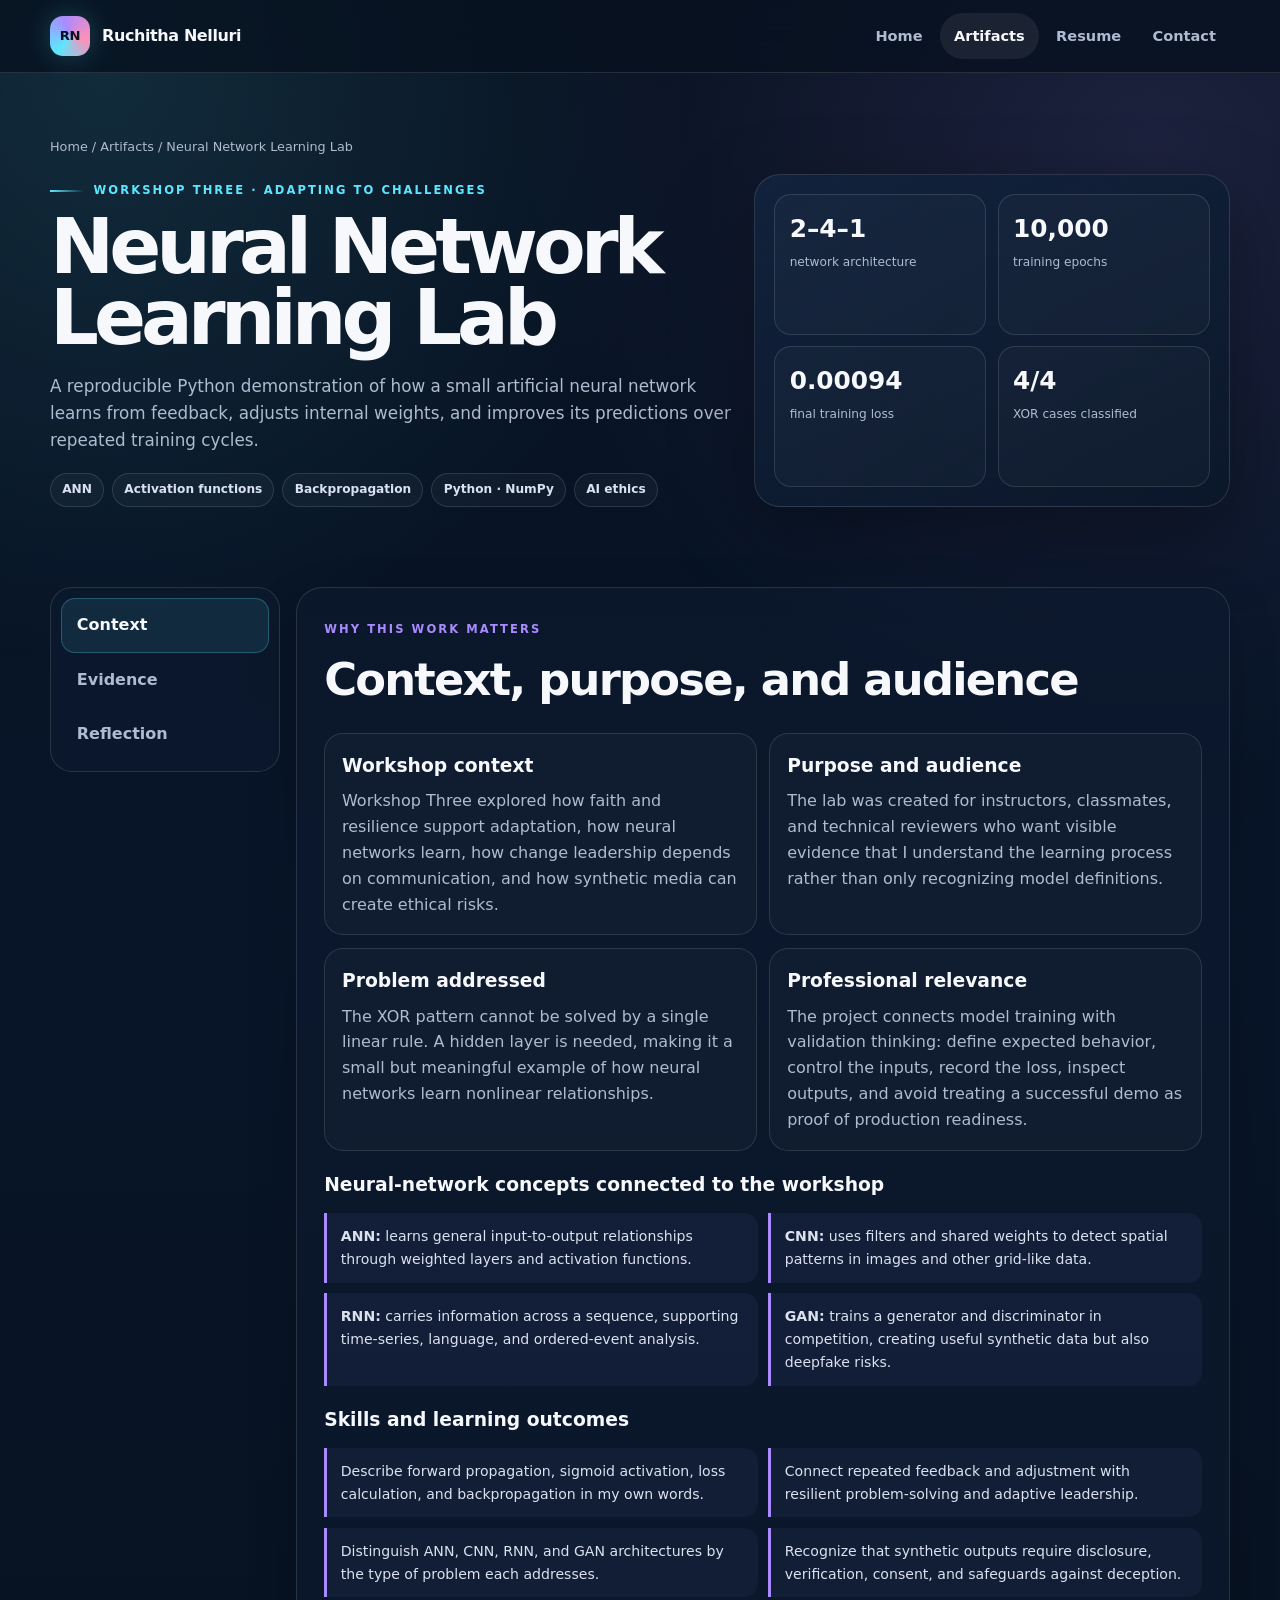
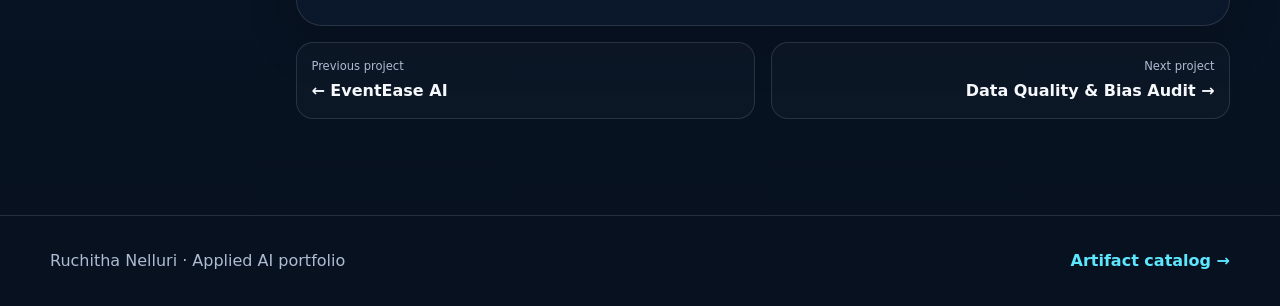
<file: neural-network-lab.html>
<!doctype html>
<html lang="en">
<head>
  <meta charset="utf-8">
  <meta name="viewport" content="width=device-width,initial-scale=1">
  <meta name="description" content="Workshop Three neural network learning lab and Python evidence by Ruchitha Nelluri.">
  <title>Neural Network Learning Lab | Ruchitha Nelluri</title>
  <link rel="stylesheet" href="assets/styles.css">
</head>
<body>
<a class="skip-link" href="#main">Skip to main content</a>
<header class="site-header"><nav class="navbar container" aria-label="Primary navigation"><a class="brand" href="index.html"><span class="brand-mark">RN</span><span>Ruchitha Nelluri</span></a><div class="nav-links"><a href="index.html">Home</a><a aria-current="page" href="artifacts.html">Artifacts</a><a href="resume.html">Resume</a><a href="index.html#contact">Contact</a></div><button class="menu-toggle" aria-expanded="false" aria-label="Open navigation">☰</button></nav></header>
<main id="main">
  <section class="artifact-hero">
    <div class="container">
      <div class="breadcrumb"><a href="index.html">Home</a> / <a href="artifacts.html">Artifacts</a> / Neural Network Learning Lab</div>
      <div class="artifact-hero-grid">
        <div><span class="eyebrow">Workshop Three · adapting to challenges</span><h1>Neural Network Learning Lab</h1><p class="artifact-intro">A reproducible Python demonstration of how a small artificial neural network learns from feedback, adjusts internal weights, and improves its predictions over repeated training cycles.</p><div class="tag-row"><span class="tag">ANN</span><span class="tag">Activation functions</span><span class="tag">Backpropagation</span><span class="tag">Python · NumPy</span><span class="tag">AI ethics</span></div></div>
        <aside class="artifact-scorecard"><div class="score"><strong>2–4–1</strong><span>network architecture</span></div><div class="score"><strong>10,000</strong><span>training epochs</span></div><div class="score"><strong>0.00094</strong><span>final training loss</span></div><div class="score"><strong>4/4</strong><span>XOR cases classified</span></div></aside>
      </div>
    </div>
  </section>

  <section class="section tight">
    <div class="container detail-shell" data-tabs>
      <nav class="detail-tabs" role="tablist" aria-label="Artifact sections"><button class="detail-tab active" data-tab-target="context" role="tab" aria-selected="true">Context</button><button class="detail-tab" data-tab-target="evidence" role="tab" aria-selected="false">Evidence</button><button class="detail-tab" data-tab-target="reflection" role="tab" aria-selected="false">Reflection</button></nav>
      <div class="detail-content">
        <section class="detail-panel active" data-tab-panel="context">
          <span class="kicker">Why this work matters</span><h2>Context, purpose, and audience</h2>
          <div class="info-grid">
            <article class="info-card"><h3>Workshop context</h3><p>Workshop Three explored how faith and resilience support adaptation, how neural networks learn, how change leadership depends on communication, and how synthetic media can create ethical risks.</p></article>
            <article class="info-card"><h3>Purpose and audience</h3><p>The lab was created for instructors, classmates, and technical reviewers who want visible evidence that I understand the learning process rather than only recognizing model definitions.</p></article>
            <article class="info-card"><h3>Problem addressed</h3><p>The XOR pattern cannot be solved by a single linear rule. A hidden layer is needed, making it a small but meaningful example of how neural networks learn nonlinear relationships.</p></article>
            <article class="info-card"><h3>Professional relevance</h3><p>The project connects model training with validation thinking: define expected behavior, control the inputs, record the loss, inspect outputs, and avoid treating a successful demo as proof of production readiness.</p></article>
          </div>
          <h3 style="margin-top:1.2rem">Neural-network concepts connected to the workshop</h3>
          <div class="competency-list"><div class="competency"><strong>ANN:</strong> learns general input-to-output relationships through weighted layers and activation functions.</div><div class="competency"><strong>CNN:</strong> uses filters and shared weights to detect spatial patterns in images and other grid-like data.</div><div class="competency"><strong>RNN:</strong> carries information across a sequence, supporting time-series, language, and ordered-event analysis.</div><div class="competency"><strong>GAN:</strong> trains a generator and discriminator in competition, creating useful synthetic data but also deepfake risks.</div></div>
          <h3 style="margin-top:1.2rem">Skills and learning outcomes</h3>
          <div class="competency-list"><div class="competency">Describe forward propagation, sigmoid activation, loss calculation, and backpropagation in my own words.</div><div class="competency">Connect repeated feedback and adjustment with resilient problem-solving and adaptive leadership.</div><div class="competency">Distinguish ANN, CNN, RNN, and GAN architectures by the type of problem each addresses.</div><div class="competency">Recognize that synthetic outputs require disclosure, verification, consent, and safeguards against deception.</div></div>
        </section>

        <section class="detail-panel" data-tab-panel="evidence">
          <span class="kicker">Reproducible Python lab</span><h2>Evidence and process</h2>
          <div class="evidence-block"><div class="evidence-head"><div><h3>From-scratch XOR training</h3><p>The code uses NumPy rather than a deep-learning framework so the main learning steps remain visible. A two-input, four-hidden-neuron, one-output network performs forward propagation, calculates binary cross-entropy loss, applies backpropagation, and updates weights over 10,000 epochs.</p></div><div class="cta-row" style="margin-top:0"><a class="button primary" href="evidence/neural_network_training_demo.py">Download Python code</a><a class="button secondary" href="evidence/neural_network_results.csv">Download results CSV</a></div></div></div>
          <div class="media-frame"><div class="frame-bar"><span>The decreasing curve shows learning through iterative correction.</span><span>Generated by the included Python script</span></div><img src="assets/neural_training_loss.png" alt="Line chart showing neural network loss decreasing across 10,000 training epochs"></div>
          <div class="evidence-block"><h3>Final predictions</h3><table class="data-table"><thead><tr><th>Input A</th><th>Input B</th><th>Expected</th><th>Predicted probability</th><th>Class</th></tr></thead><tbody><tr><td>0</td><td>0</td><td>0</td><td>0.0008</td><td>0</td></tr><tr><td>0</td><td>1</td><td>1</td><td>0.9991</td><td>1</td></tr><tr><td>1</td><td>0</td><td>1</td><td>0.9989</td><td>1</td></tr><tr><td>1</td><td>1</td><td>0</td><td>0.0009</td><td>0</td></tr></tbody></table></div>
          <details class="code-details"><summary>View key Python evidence</summary><pre><code>def sigmoid(values):
    return 1.0 / (1.0 + np.exp(-values))

for epoch in range(EPOCHS + 1):
    hidden = sigmoid(inputs @ weights_hidden + bias_hidden)
    predictions = sigmoid(hidden @ weights_output + bias_output)

    loss = binary_cross_entropy(targets, predictions)

    output_error = predictions - targets
    grad_weights_output = hidden.T @ output_error / len(inputs)
    hidden_error = (output_error @ weights_output.T) \
        * sigmoid_derivative(hidden)

    weights_output -= LEARNING_RATE * grad_weights_output
    weights_hidden -= LEARNING_RATE * grad_weights_hidden</code></pre></details>
          <div class="evidence-block"><h3>Ethical interpretation</h3><p>This result confirms that the small network learned the four controlled examples. It does not establish fairness, robustness, or suitability for a real application. Production use would require representative data, independent validation, security review, monitoring, explainability appropriate to the risk, and human accountability. GAN-generated synthetic data or deepfakes would also require clear labeling and controls against impersonation or misleading content.</p></div>
        </section>

        <section class="detail-panel" data-tab-panel="reflection">
          <span class="kicker">Student reflection</span><h2>Reflection and self-assessment</h2>
          <div class="reflection-card"><p>This lab helped me see that neural-network learning is a process of adjustment rather than instant intelligence. The first predictions are weak because the weights begin without useful knowledge. Through repeated feedback, the network measures its error and changes the weights until the pattern becomes clearer. This mirrors the way people and leaders adapt to new realities: progress requires patience, honest feedback, willingness to change an unsuccessful approach, and confidence that improvement can occur through disciplined effort.</p><p>Writing the training steps in Python strengthened my understanding of activation functions and backpropagation because I could see how each calculation affected the final result. I also learned not to confuse a low loss on four examples with real-world readiness. A model may work technically and still create ethical or operational harm if the data is weak, the output is deceptive, or leaders ignore human review. My next step is to compare this basic ANN with a framework-based model and add validation data so I can examine generalization instead of only training performance.</p></div>
          <div class="reflection-note"><div><strong>Strength</strong><span>Made the learning process visible and reproducible.</span></div><div><strong>Growth</strong><span>Connected model behavior with adaptive leadership.</span></div><div><strong>Next step</strong><span>Add validation data and framework comparison.</span></div></div>
        </section>
        <div class="artifact-switcher"><a href="eventease-ai.html"><span>Previous project</span><strong>← EventEase AI</strong></a><a href="data-quality-bias-audit.html"><span>Next project</span><strong>Data Quality & Bias Audit →</strong></a></div>
      </div>
    </div>
  </section>
</main>
<footer class="footer"><div class="container footer-grid"><span>Ruchitha Nelluri · Applied AI portfolio</span><a href="artifacts.html">Artifact catalog →</a></div></footer>
<script src="assets/app.js"></script>
</body>
</html>
</file>
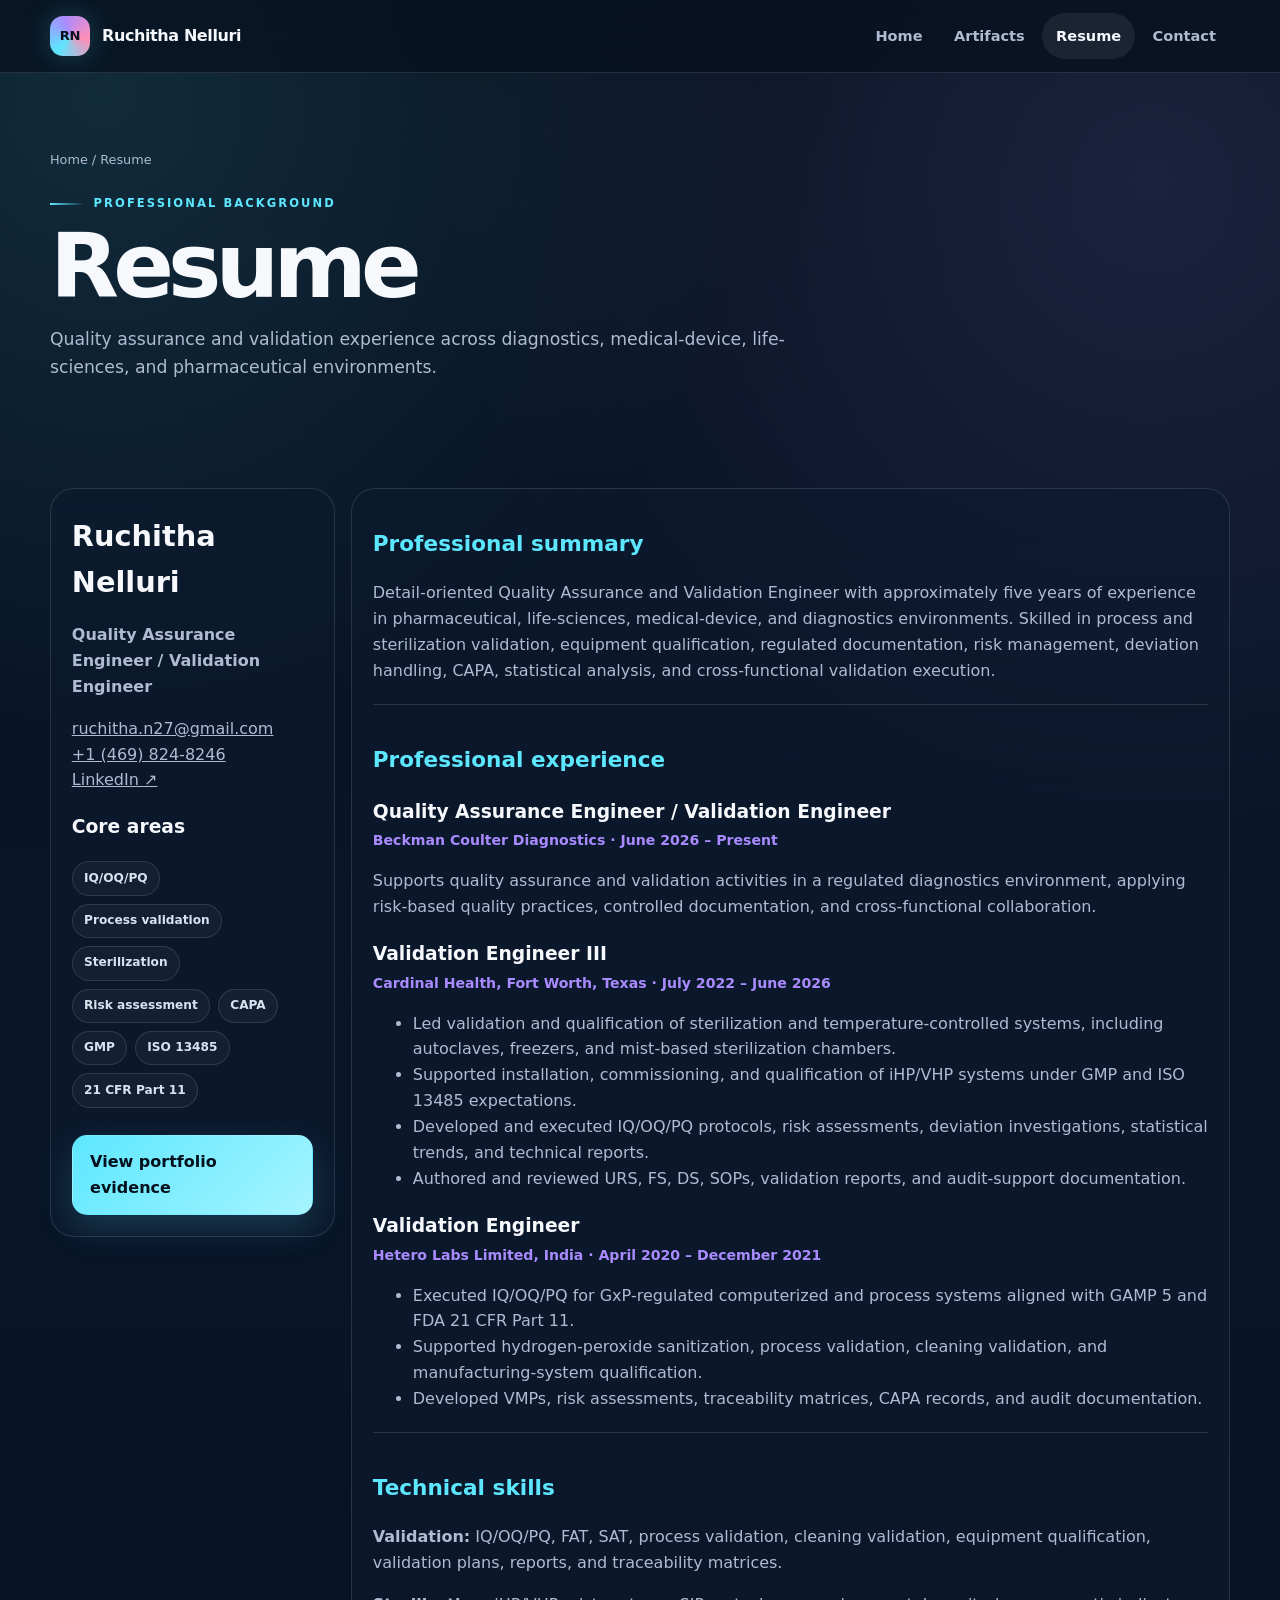
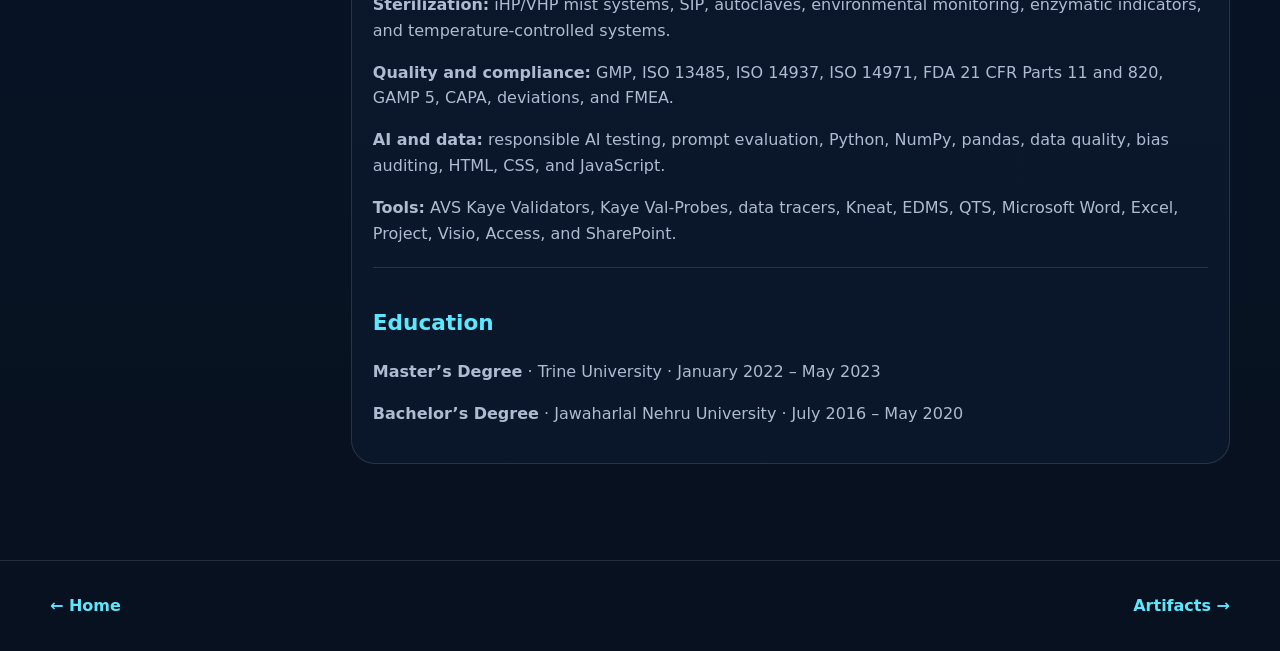
<file: resume.html>
<!doctype html>
<html lang="en">
<head>
  <meta charset="utf-8">
  <meta name="viewport" content="width=device-width,initial-scale=1">
  <meta name="description" content="Resume of Ruchitha Nelluri, Quality Assurance and Validation Engineer.">
  <title>Resume | Ruchitha Nelluri</title>
  <link rel="stylesheet" href="assets/styles.css">
</head>
<body>
<a class="skip-link" href="#main">Skip to main content</a>
<header class="site-header"><nav class="navbar container" aria-label="Primary navigation"><a class="brand" href="index.html"><span class="brand-mark">RN</span><span>Ruchitha Nelluri</span></a><div class="nav-links"><a href="index.html">Home</a><a href="artifacts.html">Artifacts</a><a aria-current="page" href="resume.html">Resume</a><a href="index.html#contact">Contact</a></div><button class="menu-toggle" aria-expanded="false" aria-label="Open navigation">☰</button></nav></header>
<main id="main">
  <section class="page-hero"><div class="container"><div class="breadcrumb"><a href="index.html">Home</a> / Resume</div><span class="eyebrow">Professional background</span><h1>Resume</h1><p>Quality assurance and validation experience across diagnostics, medical-device, life-sciences, and pharmaceutical environments.</p></div></section>
  <section class="section tight"><div class="container resume-grid">
    <aside class="resume-sidebar reveal"><h2>Ruchitha Nelluri</h2><p><strong>Quality Assurance Engineer / Validation Engineer</strong></p><p><a href="mailto:ruchitha.n27@gmail.com">ruchitha.n27@gmail.com</a><br><a href="tel:+14698248246">+1 (469) 824-8246</a><br><a href="https://www.linkedin.com/in/ruchithanelluri" target="_blank" rel="noopener">LinkedIn ↗</a></p><h3>Core areas</h3><div class="tag-row"><span class="tag">IQ/OQ/PQ</span><span class="tag">Process validation</span><span class="tag">Sterilization</span><span class="tag">Risk assessment</span><span class="tag">CAPA</span><span class="tag">GMP</span><span class="tag">ISO 13485</span><span class="tag">21 CFR Part 11</span></div><div class="cta-row"><a class="button primary" href="artifacts.html">View portfolio evidence</a></div></aside>
    <article class="resume-main reveal">
      <section><h2>Professional summary</h2><p>Detail-oriented Quality Assurance and Validation Engineer with approximately five years of experience in pharmaceutical, life-sciences, medical-device, and diagnostics environments. Skilled in process and sterilization validation, equipment qualification, regulated documentation, risk management, deviation handling, CAPA, statistical analysis, and cross-functional validation execution.</p></section>
      <section><h2>Professional experience</h2><div class="resume-role"><h3>Quality Assurance Engineer / Validation Engineer</h3><div class="meta">Beckman Coulter Diagnostics · June 2026 – Present</div><p>Supports quality assurance and validation activities in a regulated diagnostics environment, applying risk-based quality practices, controlled documentation, and cross-functional collaboration.</p></div><div class="resume-role"><h3>Validation Engineer III</h3><div class="meta">Cardinal Health, Fort Worth, Texas · July 2022 – June 2026</div><ul><li>Led validation and qualification of sterilization and temperature-controlled systems, including autoclaves, freezers, and mist-based sterilization chambers.</li><li>Supported installation, commissioning, and qualification of iHP/VHP systems under GMP and ISO 13485 expectations.</li><li>Developed and executed IQ/OQ/PQ protocols, risk assessments, deviation investigations, statistical trends, and technical reports.</li><li>Authored and reviewed URS, FS, DS, SOPs, validation reports, and audit-support documentation.</li></ul></div><div class="resume-role"><h3>Validation Engineer</h3><div class="meta">Hetero Labs Limited, India · April 2020 – December 2021</div><ul><li>Executed IQ/OQ/PQ for GxP-regulated computerized and process systems aligned with GAMP 5 and FDA 21 CFR Part 11.</li><li>Supported hydrogen-peroxide sanitization, process validation, cleaning validation, and manufacturing-system qualification.</li><li>Developed VMPs, risk assessments, traceability matrices, CAPA records, and audit documentation.</li></ul></div></section>
      <section><h2>Technical skills</h2><p><strong>Validation:</strong> IQ/OQ/PQ, FAT, SAT, process validation, cleaning validation, equipment qualification, validation plans, reports, and traceability matrices.</p><p><strong>Sterilization:</strong> iHP/VHP mist systems, SIP, autoclaves, environmental monitoring, enzymatic indicators, and temperature-controlled systems.</p><p><strong>Quality and compliance:</strong> GMP, ISO 13485, ISO 14937, ISO 14971, FDA 21 CFR Parts 11 and 820, GAMP 5, CAPA, deviations, and FMEA.</p><p><strong>AI and data:</strong> responsible AI testing, prompt evaluation, Python, NumPy, pandas, data quality, bias auditing, HTML, CSS, and JavaScript.</p><p><strong>Tools:</strong> AVS Kaye Validators, Kaye Val-Probes, data tracers, Kneat, EDMS, QTS, Microsoft Word, Excel, Project, Visio, Access, and SharePoint.</p></section>
      <section><h2>Education</h2><p><strong>Master’s Degree</strong> · Trine University · January 2022 – May 2023</p><p><strong>Bachelor’s Degree</strong> · Jawaharlal Nehru University · July 2016 – May 2020</p></section>
    </article>
  </div></section>
</main>
<footer class="footer"><div class="container footer-grid"><a href="index.html">← Home</a><a href="artifacts.html">Artifacts →</a></div></footer>
<script src="assets/app.js"></script>
</body>
</html>
</file>
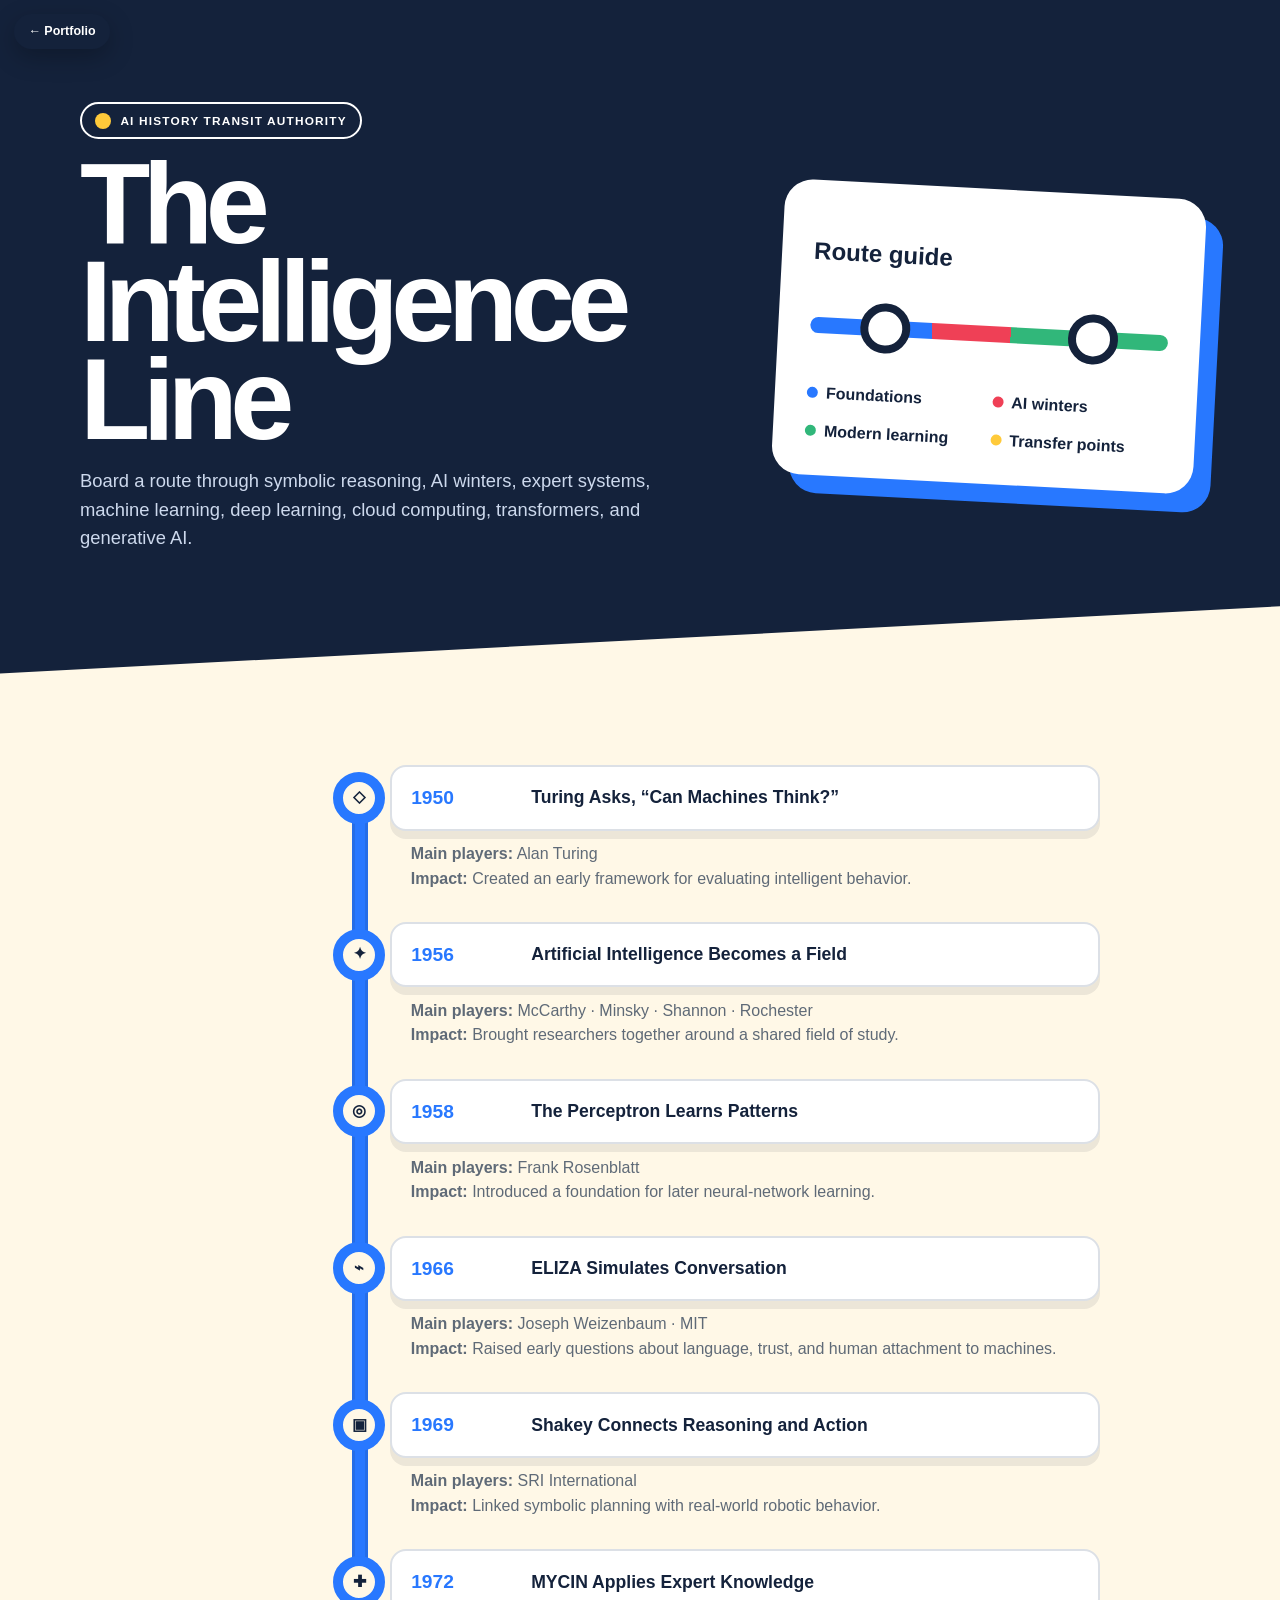
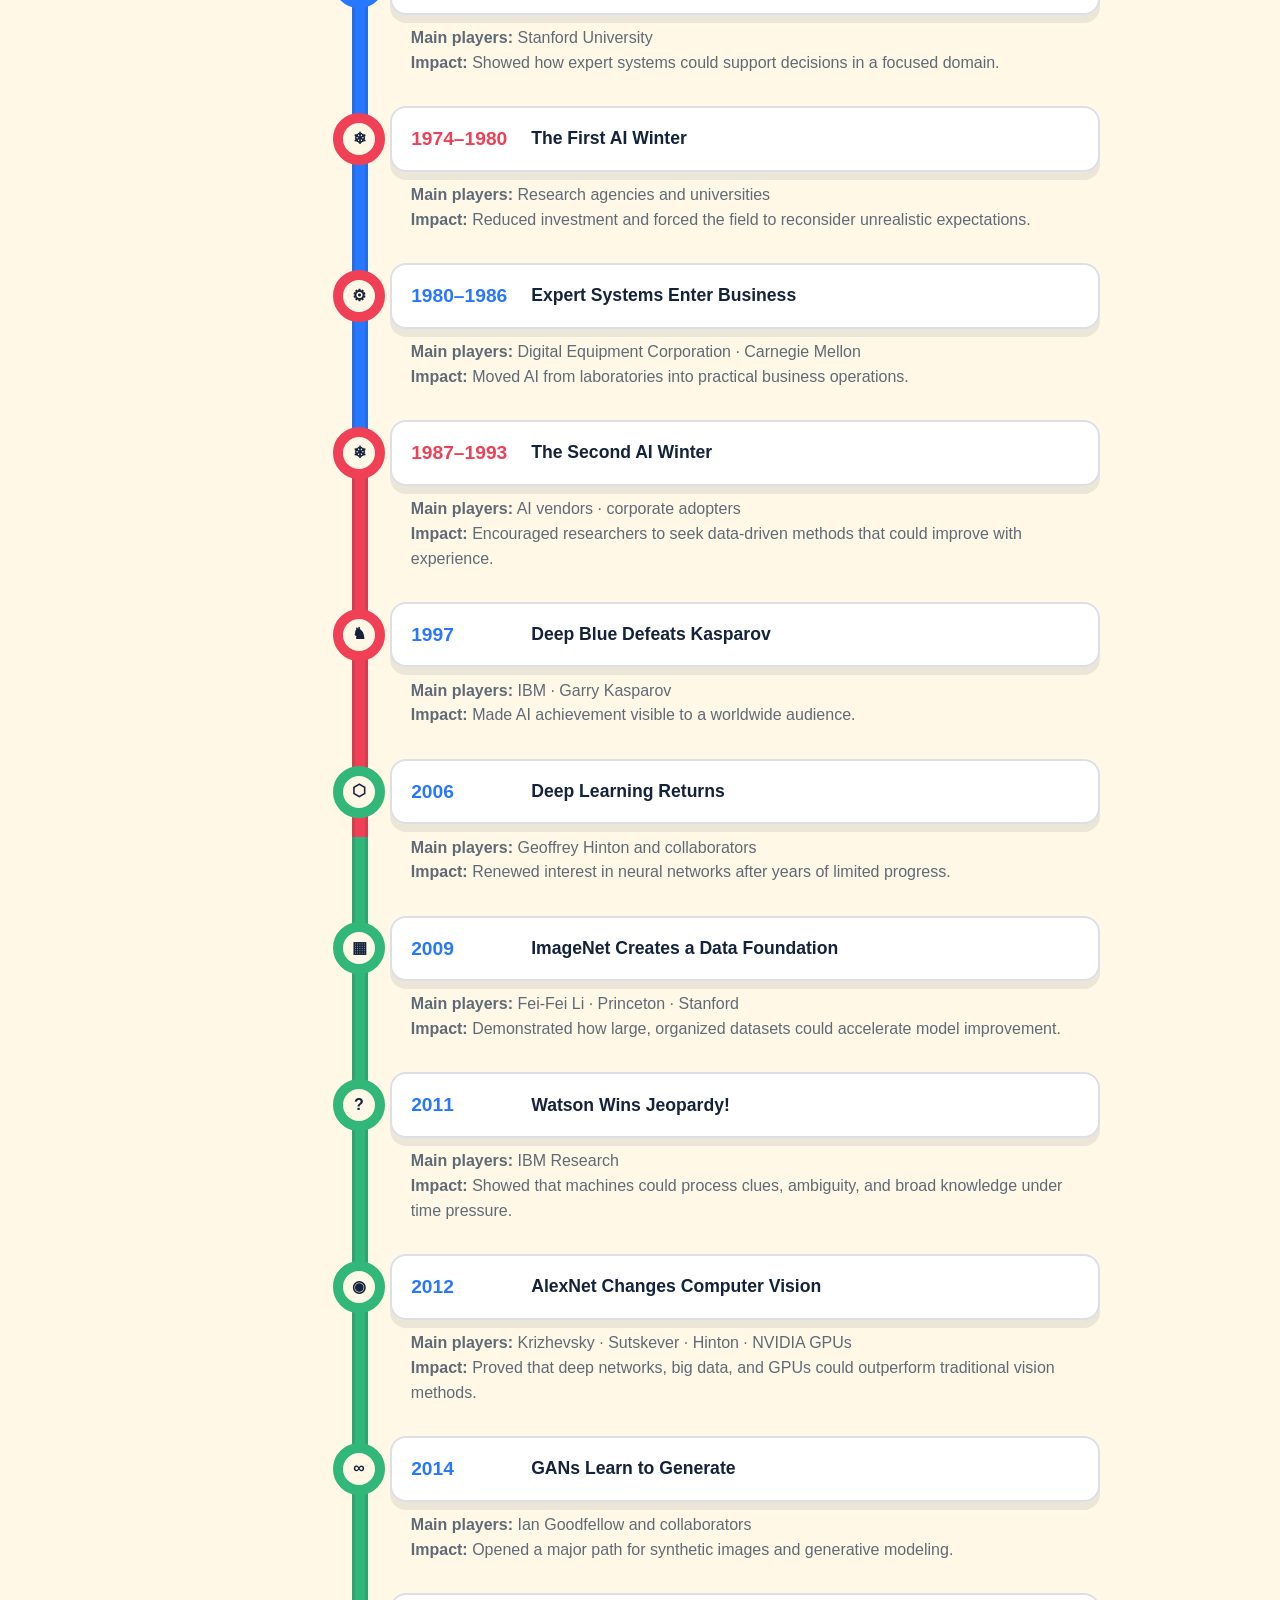
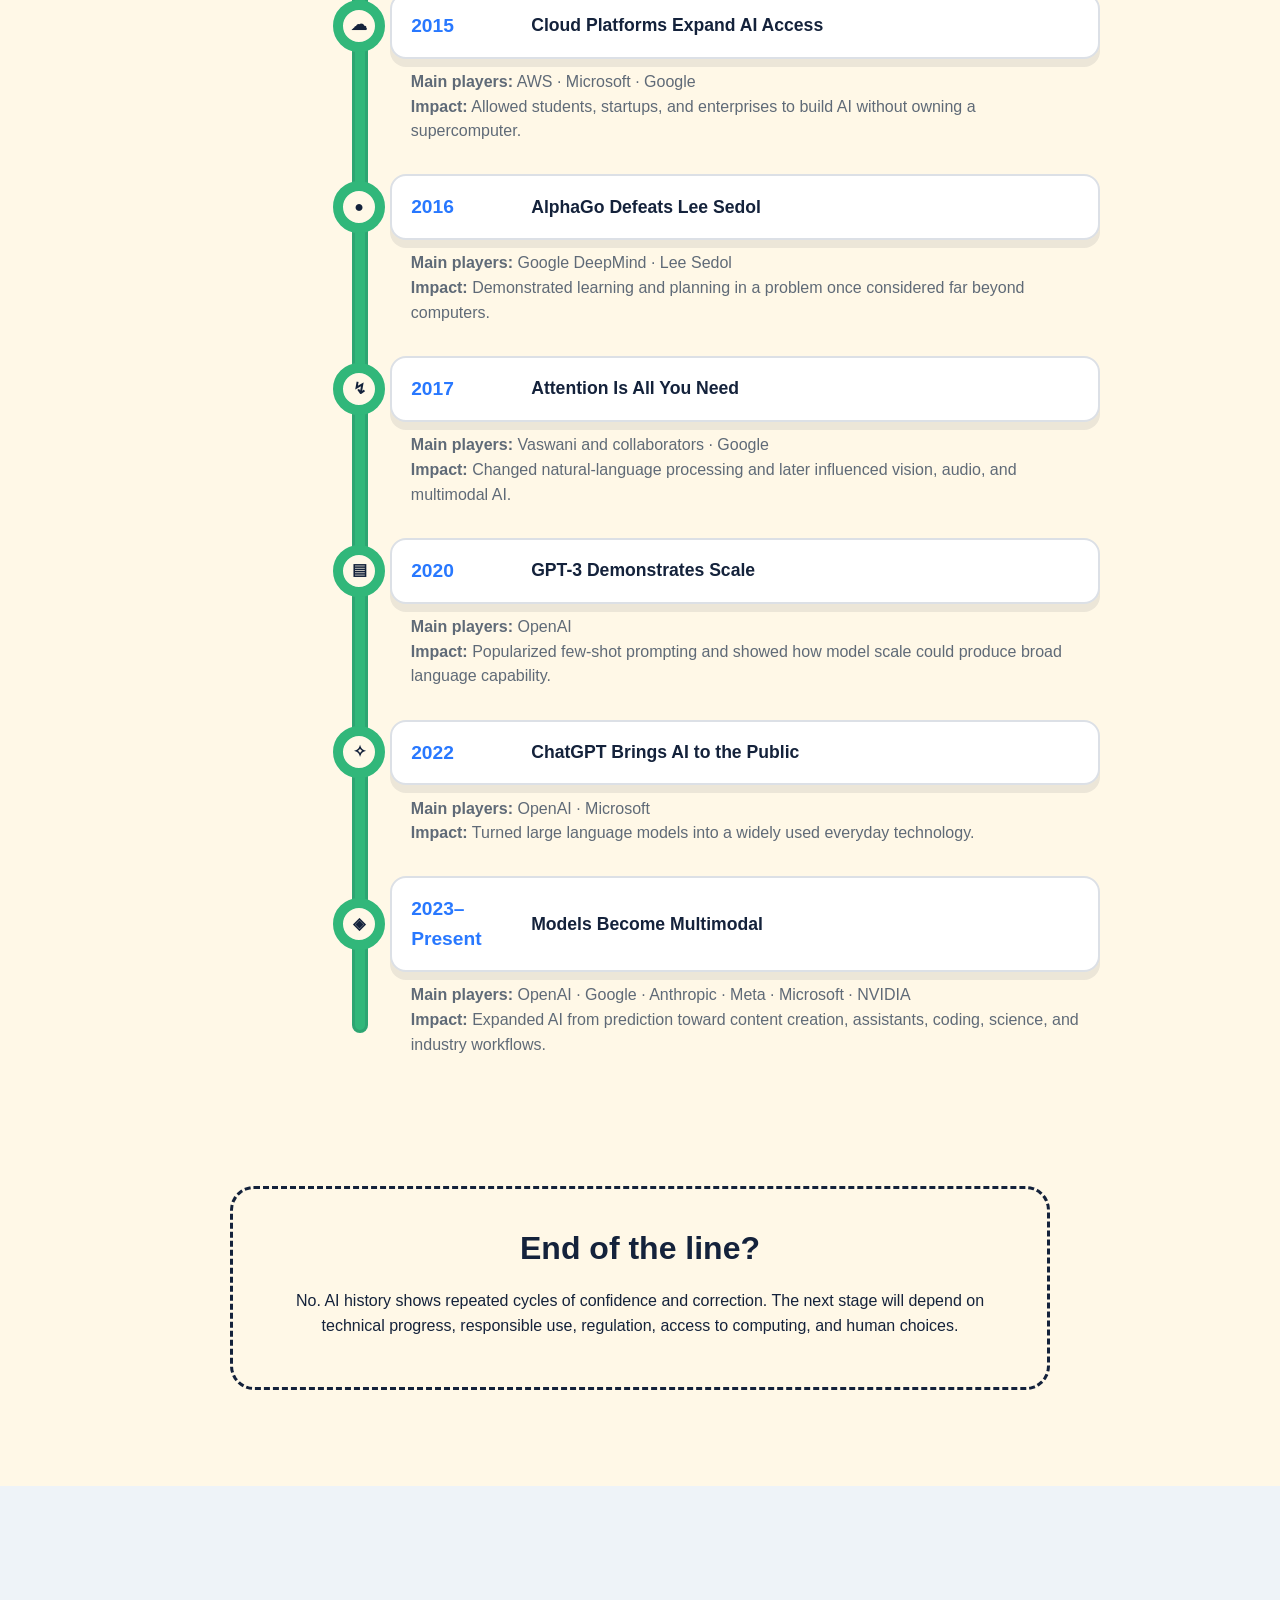
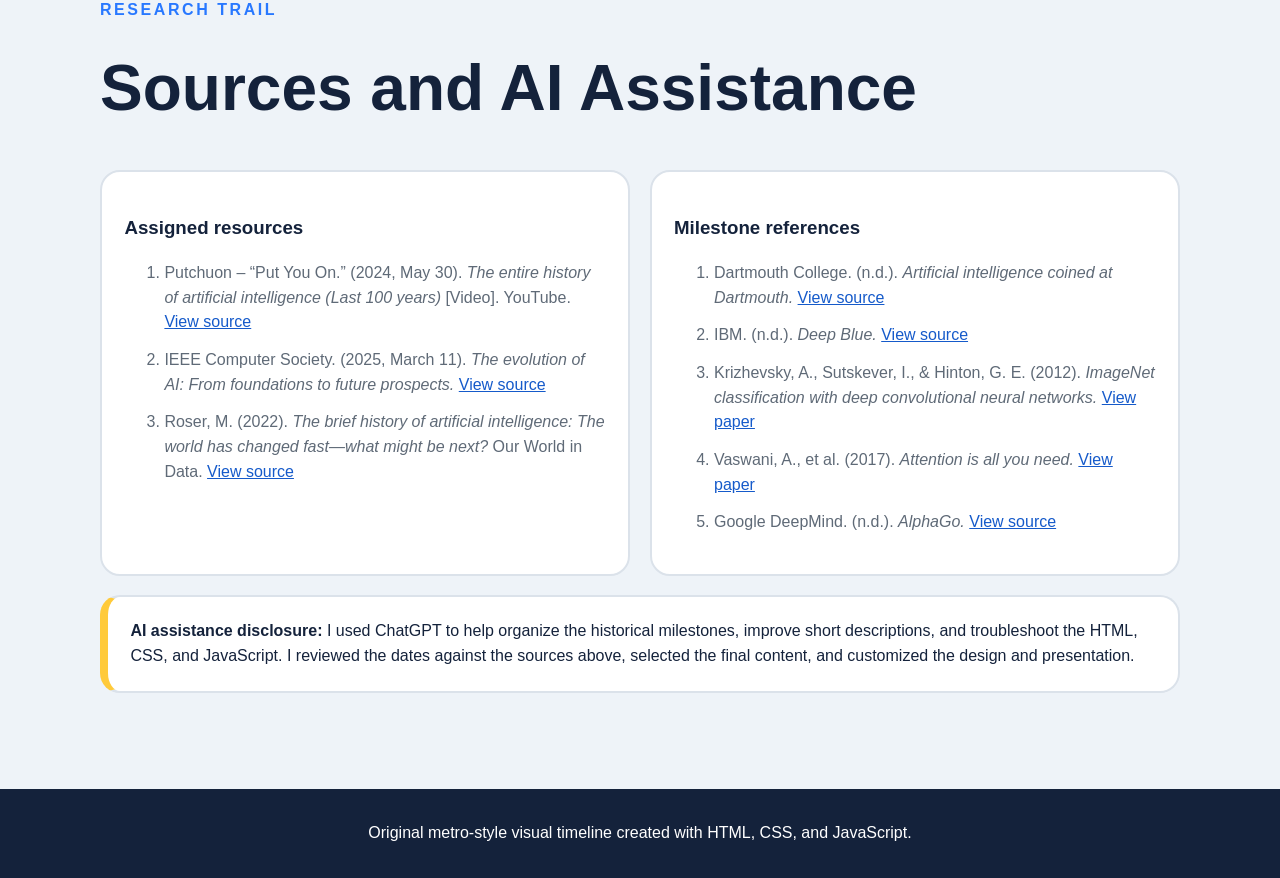
<file: timeline.html>
<!doctype html>
<html lang="en">
<head>

<meta charset="UTF-8">
<meta name="viewport" content="width=device-width, initial-scale=1.0">
<meta name="description" content="An original interactive student timeline showing the history and evolution of artificial intelligence.">

<title>The Intelligence Line | AI Metro Timeline</title>
<style>
:root{--cream:#fff8e7;--navy:#14223b;--blue:#2878ff;--red:#ef4056;--yellow:#ffca3a;--green:#31b77a;--muted:#5f6a77}
*{box-sizing:border-box}html{scroll-behavior:smooth}body{margin:0;background:var(--cream);color:var(--navy);font-family:Arial,Helvetica,sans-serif;line-height:1.55}a{color:#155aca}
.hero{padding:clamp(3rem,8vw,8rem) max(1rem,calc((100vw - 1120px)/2));display:grid;grid-template-columns:1.2fr .8fr;gap:4rem;align-items:center;background:var(--navy);color:white;clip-path:polygon(0 0,100% 0,100% 90%,0 100%)}
.badge{display:inline-flex;align-items:center;gap:.6rem;border:2px solid white;border-radius:999px;padding:.45rem .8rem;font-weight:bold;text-transform:uppercase;letter-spacing:.1em;font-size:.74rem}.badge:before{content:"";width:1rem;height:1rem;border-radius:50%;background:var(--yellow)}
h1{font-size:clamp(3.5rem,9vw,7.5rem);line-height:.85;letter-spacing:-.065em;margin:1rem 0}.hero p{font-size:1.15rem;color:#cdd9ed;max-width:720px}.map-card{background:#fff;color:var(--navy);padding:2rem;border-radius:28px;transform:rotate(3deg);box-shadow:18px 18px 0 var(--blue)}.mini-line{height:16px;background:linear-gradient(90deg,var(--blue) 0 34%,var(--red) 34% 56%,var(--green) 56% 100%);border-radius:99px;position:relative;margin:3rem 0}.mini-line:before,.mini-line:after{content:"";position:absolute;top:50%;width:34px;height:34px;border:8px solid var(--navy);background:#fff;border-radius:50%;transform:translateY(-50%)}.mini-line:before{left:14%}.mini-line:after{right:14%}
.legend{display:grid;grid-template-columns:1fr 1fr;gap:.8rem;font-weight:bold}.legend span:before{content:"";display:inline-block;width:.7rem;height:.7rem;border-radius:50%;margin-right:.5rem;background:var(--blue)}.legend span:nth-child(2):before{background:var(--red)}.legend span:nth-child(3):before{background:var(--green)}.legend span:nth-child(4):before{background:var(--yellow)}
.route{width:min(920px,calc(100% - 2rem));margin:5rem auto 8rem;position:relative;padding-left:210px}.route:before{content:"";position:absolute;left:172px;top:25px;bottom:25px;width:16px;border-radius:99px;background:linear-gradient(var(--blue) 0 37%,var(--red) 37% 48%,var(--green) 48% 100%);box-shadow:inset 0 0 0 3px rgba(20,34,59,.12)}
.station{position:relative;margin-bottom:1.2rem;opacity:0;transform:translateX(35px);animation:arrive .55s forwards;animation-delay:calc(var(--i)*55ms)}@keyframes arrive{to{opacity:1;transform:none}}.stop{width:100%;border:0;background:transparent;color:inherit;text-align:left;font:inherit;display:flex;align-items:center;gap:1.25rem;cursor:pointer;padding:.7rem 0}
.ring{position:absolute;left:-57px;width:52px;height:52px;border:10px solid var(--blue);border-radius:50%;background:var(--cream);display:grid;place-items:center;font-size:1rem;font-weight:bold;transition:.3s;z-index:2}.station:nth-child(n+8):nth-child(-n+10) .ring,.station.winter .ring{border-color:var(--red)}.station:nth-child(n+11) .ring{border-color:var(--green)}.stop:hover .ring,.stop[aria-expanded=true] .ring{transform:scale(1.15);background:var(--yellow)}
.label{display:grid;grid-template-columns:120px 1fr;align-items:center;width:100%;font-size:1.1rem;font-weight:800;padding:1rem 1.2rem;background:#fff;border:2px solid #dce0e6;border-radius:16px;box-shadow:0 8px 0 rgba(20,34,59,.08)}.label b{font-size:1.2rem;color:var(--blue)}.winter .label b{color:var(--red)}
.panel{display:grid;grid-template-rows:0fr;transition:grid-template-rows .4s;margin-left:0}.panel>*{overflow:hidden}.panel p{margin:0;padding:0 1.3rem;color:var(--muted)}.panel.open{grid-template-rows:1fr;padding:.8rem 0 1rem}.panel.open p{margin:.4rem 0}
.depot{text-align:center;padding:2rem;margin:0 auto 6rem;width:min(820px,calc(100% - 2rem));border:3px dashed var(--navy);border-radius:24px}.depot h2{font-size:2rem;margin:.2rem}.sources{padding:6rem max(1rem,calc((100vw - 1080px)/2));background:#eef3f8}.eyebrow{text-transform:uppercase;letter-spacing:.16em;color:var(--blue);font-weight:900}.sources h2{font-size:clamp(2.2rem,5vw,4.5rem);margin:.4rem 0 2rem}.source-grid{display:grid;grid-template-columns:1fr 1fr;gap:1.2rem}.source-grid article,.disclosure{background:white;border:2px solid #dbe2ea;border-radius:20px;padding:1.4rem}.sources li{margin:.8rem 0;color:var(--muted)}.disclosure{margin-top:1.2rem;border-left:8px solid var(--yellow)}footer{background:var(--navy);color:white;text-align:center;padding:2rem}
@media(max-width:800px){.hero{grid-template-columns:1fr;clip-path:none}.map-card{transform:none}.route{padding-left:80px}.route:before{left:43px}.ring{left:-55px}.label{grid-template-columns:1fr;gap:.2rem}.source-grid{grid-template-columns:1fr}}
@media(prefers-reduced-motion:reduce){*{animation:none!important;transition:none!important}.station{opacity:1;transform:none}}
</style>
<style>.portfolio-return{position:fixed;z-index:99;left:14px;top:14px;background:#14223b;color:white!important;text-decoration:none;padding:.65rem .9rem;border-radius:999px;font:bold .78rem Arial;box-shadow:0 8px 24px rgba(0,0,0,.25)}.portfolio-return:hover{background:#2878ff}</style></head>
<body><a class="portfolio-return" href="ai-timeline.html#evidence">← Portfolio</a>
<header class="hero"><div><span class="badge">AI History Transit Authority</span><h1>The Intelligence Line</h1><p>Board a route through symbolic reasoning, AI winters, expert systems, machine learning, deep learning, cloud computing, transformers, and generative AI.</p></div><aside class="map-card"><h2>Route guide</h2><div class="mini-line"></div><div class="legend"><span>Foundations</span><span>AI winters</span><span>Modern learning</span><span>Transfer points</span></div></aside></header>
<main class="route" aria-label="Artificial intelligence timeline">
    <article class="station " style="--i:0">
      <button class="stop" aria-expanded="false"><span class="ring">◇</span><span class="label"><b>1950</b>Turing Asks, “Can Machines Think?”</span></button>
      <div class="panel"><p>Alan Turing published “Computing Machinery and Intelligence” and introduced the imitation game, later called the Turing Test. The paper gave researchers a practical way to discuss machine intelligence.</p><p><strong>Main players:</strong> Alan Turing</p><p><strong>Impact:</strong> Created an early framework for evaluating intelligent behavior.</p></div>
    </article>

    <article class="station " style="--i:1">
      <button class="stop" aria-expanded="false"><span class="ring">✦</span><span class="label"><b>1956</b>Artificial Intelligence Becomes a Field</span></button>
      <div class="panel"><p>John McCarthy, Marvin Minsky, Claude Shannon, and Nathaniel Rochester organized the Dartmouth Summer Research Project. The proposal helped establish the term “artificial intelligence.”</p><p><strong>Main players:</strong> McCarthy · Minsky · Shannon · Rochester</p><p><strong>Impact:</strong> Brought researchers together around a shared field of study.</p></div>
    </article>

    <article class="station " style="--i:2">
      <button class="stop" aria-expanded="false"><span class="ring">◎</span><span class="label"><b>1958</b>The Perceptron Learns Patterns</span></button>
      <div class="panel"><p>Frank Rosenblatt demonstrated the perceptron, an early trainable neural-network model. It showed that a machine could adjust internal weights from examples.</p><p><strong>Main players:</strong> Frank Rosenblatt</p><p><strong>Impact:</strong> Introduced a foundation for later neural-network learning.</p></div>
    </article>

    <article class="station " style="--i:3">
      <button class="stop" aria-expanded="false"><span class="ring">⌁</span><span class="label"><b>1966</b>ELIZA Simulates Conversation</span></button>
      <div class="panel"><p>Joseph Weizenbaum created ELIZA, a program that matched text patterns to imitate a psychotherapist. Its simple rules still convinced some users that the computer understood them.</p><p><strong>Main players:</strong> Joseph Weizenbaum · MIT</p><p><strong>Impact:</strong> Raised early questions about language, trust, and human attachment to machines.</p></div>
    </article>

    <article class="station " style="--i:4">
      <button class="stop" aria-expanded="false"><span class="ring">▣</span><span class="label"><b>1969</b>Shakey Connects Reasoning and Action</span></button>
      <div class="panel"><p>SRI’s Shakey robot combined perception, planning, and movement. It was an important step toward robots that could reason about their surroundings.</p><p><strong>Main players:</strong> SRI International</p><p><strong>Impact:</strong> Linked symbolic planning with real-world robotic behavior.</p></div>
    </article>

    <article class="station " style="--i:5">
      <button class="stop" aria-expanded="false"><span class="ring">✚</span><span class="label"><b>1972</b>MYCIN Applies Expert Knowledge</span></button>
      <div class="panel"><p>Researchers at Stanford developed MYCIN to recommend antibiotics for bacterial infections. It used hand-written rules and demonstrated the value of specialized, narrow AI.</p><p><strong>Main players:</strong> Stanford University</p><p><strong>Impact:</strong> Showed how expert systems could support decisions in a focused domain.</p></div>
    </article>

    <article class="station winter" style="--i:6">
      <button class="stop" aria-expanded="false"><span class="ring">❄</span><span class="label"><b>1974–1980</b>The First AI Winter</span></button>
      <div class="panel"><p>Early promises exceeded the available computing power, data, and program capability. Funding declined when systems could not handle the complexity of real environments.</p><p><strong>Main players:</strong> Research agencies and universities</p><p><strong>Impact:</strong> Reduced investment and forced the field to reconsider unrealistic expectations.</p></div>
    </article>

    <article class="station " style="--i:7">
      <button class="stop" aria-expanded="false"><span class="ring">⚙</span><span class="label"><b>1980–1986</b>Expert Systems Enter Business</span></button>
      <div class="panel"><p>Rule-based systems such as XCON helped companies configure products and preserve specialist knowledge. Commercial success brought AI back into corporate planning.</p><p><strong>Main players:</strong> Digital Equipment Corporation · Carnegie Mellon</p><p><strong>Impact:</strong> Moved AI from laboratories into practical business operations.</p></div>
    </article>

    <article class="station winter" style="--i:8">
      <button class="stop" aria-expanded="false"><span class="ring">❄</span><span class="label"><b>1987–1993</b>The Second AI Winter</span></button>
      <div class="panel"><p>Expert systems were expensive to maintain, specialized hardware lost value, and many projects failed to meet expectations. Investment and public confidence fell again.</p><p><strong>Main players:</strong> AI vendors · corporate adopters</p><p><strong>Impact:</strong> Encouraged researchers to seek data-driven methods that could improve with experience.</p></div>
    </article>

    <article class="station " style="--i:9">
      <button class="stop" aria-expanded="false"><span class="ring">♞</span><span class="label"><b>1997</b>Deep Blue Defeats Kasparov</span></button>
      <div class="panel"><p>IBM’s Deep Blue defeated world chess champion Garry Kasparov in a six-game match. Massive parallel computing and carefully designed search demonstrated machine strength in a complex task.</p><p><strong>Main players:</strong> IBM · Garry Kasparov</p><p><strong>Impact:</strong> Made AI achievement visible to a worldwide audience.</p></div>
    </article>

    <article class="station " style="--i:10">
      <button class="stop" aria-expanded="false"><span class="ring">⬡</span><span class="label"><b>2006</b>Deep Learning Returns</span></button>
      <div class="panel"><p>Geoffrey Hinton and collaborators showed improved methods for training multilayer neural networks. Larger datasets and faster processors made connectionist approaches practical again.</p><p><strong>Main players:</strong> Geoffrey Hinton and collaborators</p><p><strong>Impact:</strong> Renewed interest in neural networks after years of limited progress.</p></div>
    </article>

    <article class="station " style="--i:11">
      <button class="stop" aria-expanded="false"><span class="ring">▦</span><span class="label"><b>2009</b>ImageNet Creates a Data Foundation</span></button>
      <div class="panel"><p>Fei-Fei Li and collaborators built ImageNet, a large labeled image database and benchmark. It gave computer-vision researchers a common way to train and compare models.</p><p><strong>Main players:</strong> Fei-Fei Li · Princeton · Stanford</p><p><strong>Impact:</strong> Demonstrated how large, organized datasets could accelerate model improvement.</p></div>
    </article>

    <article class="station " style="--i:12">
      <button class="stop" aria-expanded="false"><span class="ring">?</span><span class="label"><b>2011</b>Watson Wins Jeopardy!</span></button>
      <div class="panel"><p>IBM Watson defeated champion players on Jeopardy! by combining natural-language processing, information retrieval, ranking, and large-scale computing.</p><p><strong>Main players:</strong> IBM Research</p><p><strong>Impact:</strong> Showed that machines could process clues, ambiguity, and broad knowledge under time pressure.</p></div>
    </article>

    <article class="station " style="--i:13">
      <button class="stop" aria-expanded="false"><span class="ring">◉</span><span class="label"><b>2012</b>AlexNet Changes Computer Vision</span></button>
      <div class="panel"><p>Alex Krizhevsky, Ilya Sutskever, and Geoffrey Hinton used GPUs to train a deep convolutional network that won the ImageNet competition by a large margin.</p><p><strong>Main players:</strong> Krizhevsky · Sutskever · Hinton · NVIDIA GPUs</p><p><strong>Impact:</strong> Proved that deep networks, big data, and GPUs could outperform traditional vision methods.</p></div>
    </article>

    <article class="station " style="--i:14">
      <button class="stop" aria-expanded="false"><span class="ring">∞</span><span class="label"><b>2014</b>GANs Learn to Generate</span></button>
      <div class="panel"><p>Ian Goodfellow and colleagues introduced generative adversarial networks. A generator and discriminator trained against each other to produce increasingly realistic outputs.</p><p><strong>Main players:</strong> Ian Goodfellow and collaborators</p><p><strong>Impact:</strong> Opened a major path for synthetic images and generative modeling.</p></div>
    </article>

    <article class="station " style="--i:15">
      <button class="stop" aria-expanded="false"><span class="ring">☁</span><span class="label"><b>2015</b>Cloud Platforms Expand AI Access</span></button>
      <div class="panel"><p>Amazon Web Services, Microsoft Azure, and Google Cloud expanded access to scalable storage, GPUs, machine-learning tools, and hosted APIs.</p><p><strong>Main players:</strong> AWS · Microsoft · Google</p><p><strong>Impact:</strong> Allowed students, startups, and enterprises to build AI without owning a supercomputer.</p></div>
    </article>

    <article class="station " style="--i:16">
      <button class="stop" aria-expanded="false"><span class="ring">●</span><span class="label"><b>2016</b>AlphaGo Defeats Lee Sedol</span></button>
      <div class="panel"><p>DeepMind’s AlphaGo won four of five games against Go champion Lee Sedol. It combined deep neural networks, search, and reinforcement learning.</p><p><strong>Main players:</strong> Google DeepMind · Lee Sedol</p><p><strong>Impact:</strong> Demonstrated learning and planning in a problem once considered far beyond computers.</p></div>
    </article>

    <article class="station " style="--i:17">
      <button class="stop" aria-expanded="false"><span class="ring">↯</span><span class="label"><b>2017</b>Attention Is All You Need</span></button>
      <div class="panel"><p>Google researchers introduced the Transformer architecture. Its attention mechanism enabled parallel training and became the foundation for modern large language models.</p><p><strong>Main players:</strong> Vaswani and collaborators · Google</p><p><strong>Impact:</strong> Changed natural-language processing and later influenced vision, audio, and multimodal AI.</p></div>
    </article>

    <article class="station " style="--i:18">
      <button class="stop" aria-expanded="false"><span class="ring">▤</span><span class="label"><b>2020</b>GPT-3 Demonstrates Scale</span></button>
      <div class="panel"><p>OpenAI released GPT-3, a 175-billion-parameter language model that could perform many tasks from instructions and examples without task-specific retraining.</p><p><strong>Main players:</strong> OpenAI</p><p><strong>Impact:</strong> Popularized few-shot prompting and showed how model scale could produce broad language capability.</p></div>
    </article>

    <article class="station " style="--i:19">
      <button class="stop" aria-expanded="false"><span class="ring">✧</span><span class="label"><b>2022</b>ChatGPT Brings AI to the Public</span></button>
      <div class="panel"><p>OpenAI launched ChatGPT as a conversational interface. Generative AI rapidly entered education, software development, business, and creative work.</p><p><strong>Main players:</strong> OpenAI · Microsoft</p><p><strong>Impact:</strong> Turned large language models into a widely used everyday technology.</p></div>
    </article>

    <article class="station " style="--i:20">
      <button class="stop" aria-expanded="false"><span class="ring">◈</span><span class="label"><b>2023–Present</b>Models Become Multimodal</span></button>
      <div class="panel"><p>Leading systems began working across text, images, audio, and video. OpenAI, Google, Anthropic, Meta, Microsoft, NVIDIA, and cloud providers competed to improve capability and deployment.</p><p><strong>Main players:</strong> OpenAI · Google · Anthropic · Meta · Microsoft · NVIDIA</p><p><strong>Impact:</strong> Expanded AI from prediction toward content creation, assistants, coding, science, and industry workflows.</p></div>
    </article></main>
<section class="depot"><h2>End of the line?</h2><p>No. AI history shows repeated cycles of confidence and correction. The next stage will depend on technical progress, responsible use, regulation, access to computing, and human choices.</p></section>

<section class="sources" id="sources">
  <p class="eyebrow">Research trail</p>
  <h2>Sources and AI Assistance</h2>
  <div class="source-grid">
    <article>
      <h3>Assigned resources</h3>
      <ol>
        <li>Putchuon – “Put You On.” (2024, May 30). <em>The entire history of artificial intelligence (Last 100 years)</em> [Video]. YouTube. <a href="https://www.youtube.com/watch?v=mSd9nmPM7Vg" target="_blank" rel="noopener">View source</a></li>
        <li>IEEE Computer Society. (2025, March 11). <em>The evolution of AI: From foundations to future prospects.</em> <a href="https://www.computer.org/publications/tech-news/research/evolution-of-ai" target="_blank" rel="noopener">View source</a></li>
        <li>Roser, M. (2022). <em>The brief history of artificial intelligence: The world has changed fast—what might be next?</em> Our World in Data. <a href="https://ourworldindata.org/brief-history-of-ai" target="_blank" rel="noopener">View source</a></li>
      </ol>
    </article>
    <article>
      <h3>Milestone references</h3>
      <ol>
        <li>Dartmouth College. (n.d.). <em>Artificial intelligence coined at Dartmouth.</em> <a href="https://home.dartmouth.edu/about/artificial-intelligence-ai-coined-dartmouth" target="_blank" rel="noopener">View source</a></li>
        <li>IBM. (n.d.). <em>Deep Blue.</em> <a href="https://www.ibm.com/history/deep-blue" target="_blank" rel="noopener">View source</a></li>
        <li>Krizhevsky, A., Sutskever, I., &amp; Hinton, G. E. (2012). <em>ImageNet classification with deep convolutional neural networks.</em> <a href="https://proceedings.neurips.cc/paper/4824-imagenet-classification-with-deep-convolutional-neural-networks.pdf" target="_blank" rel="noopener">View paper</a></li>
        <li>Vaswani, A., et al. (2017). <em>Attention is all you need.</em> <a href="https://arxiv.org/abs/1706.03762" target="_blank" rel="noopener">View paper</a></li>
        <li>Google DeepMind. (n.d.). <em>AlphaGo.</em> <a href="https://deepmind.google/research/alphago/" target="_blank" rel="noopener">View source</a></li>
      </ol>
    </article>
  </div>
  <aside class="disclosure">
    <strong>AI assistance disclosure:</strong> I used ChatGPT to help organize the historical milestones, improve short descriptions, and troubleshoot the HTML, CSS, and JavaScript. I reviewed the dates against the sources above, selected the final content, and customized the design and presentation.
  </aside>
</section>

<footer>Original metro-style visual timeline created with HTML, CSS, and JavaScript.</footer>
<script>
document.querySelectorAll('.stop').forEach(stop=>stop.addEventListener('click',()=>{const panel=stop.nextElementSibling,open=panel.classList.toggle('open');stop.setAttribute('aria-expanded',open);}));
</script>
</body></html>
</file>
<file: assets/styles.css>
:root{
  --bg:#07111f;
  --surface:#0d1a2e;
  --surface-2:#12233d;
  --surface-3:#172b49;
  --text:#f6f8fc;
  --muted:#aebbd0;
  --line:rgba(255,255,255,.12);
  --cyan:#5de7ff;
  --violet:#a98bff;
  --green:#85f5b5;
  --amber:#ffd479;
  --rose:#ff8fb7;
  --shadow:0 28px 80px rgba(0,0,0,.34);
  --radius:24px;
  --max:1180px;
}
*{box-sizing:border-box}
html{scroll-behavior:smooth}
body{margin:0;background:
  radial-gradient(circle at 8% 4%,rgba(93,231,255,.12),transparent 27%),
  radial-gradient(circle at 90% 8%,rgba(169,139,255,.13),transparent 30%),
  linear-gradient(180deg,#07111f 0%,#081529 48%,#07111f 100%);
  color:var(--text);font-family:Inter,ui-sans-serif,system-ui,-apple-system,BlinkMacSystemFont,"Segoe UI",sans-serif;line-height:1.62;overflow-x:hidden}
a{color:inherit}button{font:inherit}img{max-width:100%;display:block}
::selection{background:var(--cyan);color:#04101b}
.container{width:min(var(--max),calc(100% - 2rem));margin-inline:auto}
.skip-link{position:fixed;left:1rem;top:-5rem;z-index:100;background:#fff;color:#000;padding:.7rem 1rem;border-radius:999px}.skip-link:focus{top:1rem}
.site-header{position:sticky;top:0;z-index:50;background:rgba(7,17,31,.78);backdrop-filter:blur(18px);border-bottom:1px solid var(--line)}
.navbar{height:72px;display:flex;align-items:center;justify-content:space-between;gap:1rem}
.brand{display:flex;align-items:center;gap:.75rem;text-decoration:none;font-weight:900;letter-spacing:-.025em}
.brand-mark{width:40px;height:40px;border-radius:13px;display:grid;place-items:center;color:#07111f;font-size:.82rem;background:conic-gradient(from 220deg,var(--cyan),var(--violet),var(--rose),var(--cyan));box-shadow:0 0 28px rgba(93,231,255,.22)}
.nav-links{display:flex;align-items:center;gap:.2rem}.nav-links a{padding:.68rem .88rem;border-radius:999px;text-decoration:none;color:var(--muted);font-size:.91rem;font-weight:800}.nav-links a:hover,.nav-links a[aria-current="page"]{background:rgba(255,255,255,.07);color:var(--text)}
.menu-toggle{display:none;width:42px;height:42px;border-radius:13px;border:1px solid var(--line);background:rgba(255,255,255,.04);color:var(--text);cursor:pointer}
.eyebrow,.kicker{display:inline-flex;align-items:center;gap:.6rem;text-transform:uppercase;letter-spacing:.18em;font-size:.72rem;font-weight:900;color:var(--cyan)}
.eyebrow:before{content:"";width:34px;height:2px;background:linear-gradient(90deg,var(--cyan),transparent)}
.kicker{color:var(--violet)}
.hero{position:relative;min-height:calc(88vh - 72px);display:grid;align-items:center;padding:5.5rem 0 4rem;overflow:hidden}
.hero:before{content:"";position:absolute;width:520px;height:520px;border:1px solid rgba(93,231,255,.13);border-radius:50%;right:-170px;top:-110px;box-shadow:0 0 0 70px rgba(93,231,255,.025),0 0 0 140px rgba(169,139,255,.018)}
.hero-grid{position:relative;z-index:1;display:grid;grid-template-columns:1.1fr .9fr;gap:3rem;align-items:center}
.hero h1,.page-hero h1,.artifact-hero h1{font-size:clamp(3.3rem,7.5vw,7rem);line-height:.92;letter-spacing:-.065em;margin:.75rem 0 1.2rem}
.hero h1 span{display:block;background:linear-gradient(90deg,var(--cyan),#d4fbff 36%,var(--violet) 75%,var(--rose));-webkit-background-clip:text;background-clip:text;color:transparent}
.hero-copy{font-size:clamp(1.04rem,2vw,1.24rem);max-width:720px;color:var(--muted)}
.cta-row{display:flex;flex-wrap:wrap;gap:.8rem;margin-top:1.7rem}.button{display:inline-flex;align-items:center;justify-content:center;gap:.5rem;padding:.83rem 1.08rem;border-radius:15px;border:1px solid var(--line);text-decoration:none;font-weight:900;transition:.22s}.button.primary{background:linear-gradient(135deg,var(--cyan),#a6f4ff);color:#04111c;border-color:transparent;box-shadow:0 14px 34px rgba(93,231,255,.16)}.button.secondary{background:rgba(255,255,255,.045)}.button.ghost{background:transparent}.button:hover{transform:translateY(-2px);border-color:rgba(93,231,255,.42)}
.hero-console{border:1px solid rgba(255,255,255,.16);border-radius:30px;background:linear-gradient(155deg,rgba(18,35,61,.96),rgba(9,22,41,.84));box-shadow:var(--shadow);overflow:hidden}
.console-bar{display:flex;align-items:center;gap:.45rem;padding:.85rem 1rem;border-bottom:1px solid var(--line);color:var(--muted);font-size:.8rem}.console-dot{width:9px;height:9px;border-radius:50%;background:var(--rose)}.console-dot:nth-child(2){background:var(--amber)}.console-dot:nth-child(3){background:var(--green)}.console-title{margin-left:auto}
.console-body{padding:1.25rem}.signal-line{height:12px;border-radius:999px;background:linear-gradient(90deg,var(--cyan) 0 28%,var(--violet) 28% 56%,var(--green) 56% 78%,var(--rose) 78%);position:relative;margin:1.5rem 0}.signal-line i{position:absolute;top:50%;width:26px;height:26px;border:7px solid var(--surface);background:#fff;border-radius:50%;transform:translate(-50%,-50%)}.signal-line i:nth-child(1){left:15%}.signal-line i:nth-child(2){left:43%}.signal-line i:nth-child(3){left:68%}.signal-line i:nth-child(4){left:91%}
.console-grid{display:grid;grid-template-columns:1fr 1fr;gap:.7rem}.console-tile{min-height:108px;border:1px solid var(--line);border-radius:18px;padding:1rem;background:rgba(255,255,255,.025)}.console-tile strong{display:block;font-size:1.75rem;letter-spacing:-.04em}.console-tile span{display:block;color:var(--muted);font-size:.8rem;margin-top:.25rem}
.section{padding:5rem 0}.section.tight{padding:3rem 0}.section-head{display:flex;justify-content:space-between;align-items:end;gap:2rem;margin-bottom:1.7rem}.section-head h2{font-size:clamp(2.2rem,5vw,4.1rem);line-height:.98;letter-spacing:-.052em;margin:.25rem 0}.section-head p{max-width:580px;color:var(--muted)}
.metric-grid{display:grid;grid-template-columns:repeat(4,1fr);gap:.8rem}.metric{border:1px solid var(--line);border-radius:19px;padding:1.15rem;background:linear-gradient(150deg,rgba(255,255,255,.052),rgba(255,255,255,.018));min-height:128px}.metric strong{display:block;font-size:2rem;letter-spacing:-.04em}.metric span{display:block;color:var(--muted);font-size:.83rem;margin-top:.3rem}
.artifact-grid{display:grid;grid-template-columns:repeat(2,1fr);gap:1rem}.artifact-card{position:relative;border:1px solid var(--line);border-radius:26px;background:rgba(13,26,46,.76);overflow:hidden;min-height:330px;box-shadow:0 20px 55px rgba(0,0,0,.18);transition:.25s}.artifact-card:hover{transform:translateY(-5px);border-color:rgba(93,231,255,.34)}
.artifact-art{height:150px;padding:1.1rem;display:flex;align-items:end;background:radial-gradient(circle at 85% 15%,rgba(93,231,255,.18),transparent 34%),linear-gradient(145deg,rgba(169,139,255,.13),rgba(255,255,255,.01));border-bottom:1px solid var(--line)}
.artifact-symbol{width:76px;height:76px;border-radius:23px;display:grid;place-items:center;font-size:1.9rem;font-weight:1000;color:#07111f;background:linear-gradient(135deg,var(--cyan),var(--violet));box-shadow:0 18px 35px rgba(93,231,255,.16)}
.artifact-card:nth-child(2) .artifact-symbol{background:linear-gradient(135deg,var(--green),var(--cyan))}.artifact-card:nth-child(3) .artifact-symbol{background:linear-gradient(135deg,var(--violet),var(--rose))}.artifact-card:nth-child(4) .artifact-symbol{background:linear-gradient(135deg,var(--amber),var(--rose))}
.artifact-body{padding:1.25rem}.artifact-meta{display:flex;align-items:center;justify-content:space-between;gap:1rem;color:var(--muted);font-size:.76rem}.artifact-body h3{font-size:1.55rem;letter-spacing:-.03em;margin:.35rem 0 .55rem}.artifact-body p{color:var(--muted);margin:0 0 1rem}.artifact-link{text-decoration:none;font-weight:900;color:var(--cyan)}
.profile-strip{display:grid;grid-template-columns:.8fr 1.2fr;gap:1rem}.profile-card,.value-panel,.contact-panel{border:1px solid var(--line);border-radius:25px;background:rgba(13,26,46,.72);padding:1.35rem}.profile-mark{width:70px;height:70px;border-radius:22px;display:grid;place-items:center;background:linear-gradient(135deg,var(--cyan),var(--violet));color:#07111f;font-weight:1000;font-size:1.2rem}.profile-card h3{font-size:1.65rem;margin:.8rem 0 .15rem}.profile-card p,.value-panel p,.contact-panel p{color:var(--muted)}.value-list{display:grid;grid-template-columns:1fr 1fr;gap:.7rem;margin-top:1rem}.value-item{border:1px solid var(--line);border-radius:17px;padding:.9rem;background:rgba(255,255,255,.025)}.value-item strong{display:block}.value-item span{display:block;color:var(--muted);font-size:.8rem;margin-top:.2rem}
.page-hero{padding:4.8rem 0 2.5rem}.page-hero h1{font-size:clamp(3.2rem,7vw,6.3rem)}.page-hero p{max-width:760px;color:var(--muted);font-size:1.08rem}.breadcrumb{font-size:.8rem;color:var(--muted);margin-bottom:1rem}.breadcrumb a{text-decoration:none}.breadcrumb a:hover{color:var(--cyan)}
.review-strip{display:flex;justify-content:space-between;gap:1rem;align-items:center;border:1px solid var(--line);border-radius:20px;padding:1rem 1.2rem;background:rgba(255,255,255,.03);margin-top:1rem}.review-strip span{color:var(--muted);font-size:.9rem}
.artifact-hero{padding:4rem 0 2rem}.artifact-hero-grid{display:grid;grid-template-columns:1.18fr .82fr;gap:1.2rem;align-items:stretch}.artifact-hero h1{font-size:clamp(3rem,6vw,5.7rem)}.artifact-intro{color:var(--muted);font-size:1.05rem;max-width:760px}.tag-row{display:flex;flex-wrap:wrap;gap:.5rem;margin-top:1.15rem}.tag{display:inline-flex;padding:.4rem .7rem;border:1px solid var(--line);border-radius:999px;color:#d9e2f1;background:rgba(255,255,255,.035);font-size:.76rem;font-weight:800}
.artifact-scorecard{border:1px solid var(--line);border-radius:26px;padding:1.2rem;background:linear-gradient(150deg,rgba(18,35,61,.94),rgba(10,22,40,.76));box-shadow:var(--shadow);display:grid;grid-template-columns:1fr 1fr;gap:.7rem}.score{border:1px solid var(--line);border-radius:17px;padding:.9rem;background:rgba(255,255,255,.025)}.score strong{display:block;font-size:1.55rem}.score span{display:block;color:var(--muted);font-size:.76rem;margin-top:.2rem}
.detail-shell{display:grid;grid-template-columns:230px 1fr;gap:1rem;align-items:start}.detail-tabs{position:sticky;top:92px;border:1px solid var(--line);border-radius:22px;background:rgba(13,26,46,.76);padding:.65rem}.detail-tab{width:100%;border:1px solid transparent;background:transparent;color:var(--muted);border-radius:14px;padding:.82rem .9rem;text-align:left;font-weight:900;cursor:pointer}.detail-tab.active{background:rgba(93,231,255,.09);border-color:rgba(93,231,255,.26);color:var(--text)}
.detail-content{min-width:0}.detail-panel{display:none;border:1px solid var(--line);border-radius:26px;background:rgba(13,26,46,.72);padding:clamp(1rem,3vw,1.7rem);box-shadow:0 18px 50px rgba(0,0,0,.16)}.detail-panel.active{display:block}.detail-panel h2{font-size:clamp(1.8rem,4vw,2.8rem);letter-spacing:-.04em;margin:.2rem 0 1rem}.detail-panel h3{margin:0 0 .45rem}.detail-panel p,.detail-panel li{color:var(--muted)}
.info-grid{display:grid;grid-template-columns:1fr 1fr;gap:.8rem}.info-card{border:1px solid var(--line);border-radius:19px;padding:1.05rem;background:rgba(255,255,255,.025)}.info-card p{margin:.35rem 0 0}.competency-list{display:grid;grid-template-columns:repeat(2,1fr);gap:.65rem;margin-top:.8rem}.competency{border-left:3px solid var(--violet);background:rgba(169,139,255,.055);padding:.75rem .85rem;border-radius:0 14px 14px 0;color:#dbe2ef;font-size:.88rem}
.evidence-block{border:1px solid var(--line);border-radius:20px;padding:1.05rem;background:rgba(255,255,255,.022);margin-top:.8rem}.evidence-head{display:flex;justify-content:space-between;align-items:start;gap:1rem}.evidence-head p{margin:.25rem 0 0}.result-grid{display:grid;grid-template-columns:repeat(3,1fr);gap:.7rem;margin-top:.8rem}.result-card{border:1px solid var(--line);border-radius:17px;padding:.85rem;background:rgba(255,255,255,.025)}.result-card strong{display:block;font-size:1.35rem;color:var(--green)}.result-card span{font-size:.76rem;color:var(--muted)}
.media-frame{margin-top:.9rem;border:1px solid var(--line);border-radius:20px;overflow:hidden;background:#fff}.media-frame iframe{display:block;width:100%;height:560px;border:0}.media-frame img{width:100%;height:auto}.frame-bar{display:flex;justify-content:space-between;align-items:center;gap:1rem;padding:.72rem .9rem;background:#0a172a;color:var(--muted);font-size:.8rem}.frame-bar a{color:var(--cyan);font-weight:900;text-decoration:none}
.data-table{width:100%;border-collapse:collapse;margin-top:.8rem;font-size:.86rem}.data-table th,.data-table td{padding:.7rem;border-bottom:1px solid var(--line);text-align:left}.data-table th{color:var(--cyan)}.data-table td{color:var(--muted)}
.code-details{margin-top:.9rem;border:1px solid var(--line);border-radius:17px;overflow:hidden;background:#07111f}.code-details summary{padding:.85rem 1rem;cursor:pointer;font-weight:900;color:var(--cyan)}.code-details pre{margin:0;padding:1rem;border-top:1px solid var(--line);overflow:auto;color:#d8e6f6;font-size:.78rem;line-height:1.55}.code-details code{font-family:"SFMono-Regular",Consolas,"Liberation Mono",monospace}
.reflection-card{border:1px solid rgba(255,212,121,.28);border-radius:22px;padding:1.25rem;background:linear-gradient(145deg,rgba(255,212,121,.075),rgba(255,143,183,.035))}.reflection-card p{color:#dce3ef}.reflection-card p:last-child{margin-bottom:0}.reflection-note{margin-top:.85rem;display:grid;grid-template-columns:repeat(3,1fr);gap:.65rem}.reflection-note div{border:1px solid var(--line);border-radius:15px;padding:.8rem;background:rgba(255,255,255,.025)}.reflection-note strong{display:block}.reflection-note span{font-size:.76rem;color:var(--muted)}
.artifact-switcher{display:flex;justify-content:space-between;gap:1rem;margin-top:1rem}.artifact-switcher a{flex:1;border:1px solid var(--line);border-radius:17px;padding:.9rem;text-decoration:none;background:rgba(255,255,255,.025)}.artifact-switcher a:last-child{text-align:right}.artifact-switcher span{display:block;color:var(--muted);font-size:.72rem}.artifact-switcher strong{display:block;margin-top:.12rem}
.resume-grid{display:grid;grid-template-columns:285px 1fr;gap:1rem}.resume-sidebar,.resume-main{border:1px solid var(--line);border-radius:24px;background:rgba(13,26,46,.74);padding:1.3rem}.resume-sidebar{position:sticky;top:92px;height:max-content}.resume-sidebar h2{font-size:1.8rem;margin:.2rem 0}.resume-sidebar p,.resume-main p,.resume-main li{color:var(--muted)}.resume-main section+section{border-top:1px solid var(--line);padding-top:1.25rem;margin-top:1.25rem}.resume-main h2{color:var(--cyan);font-size:1.35rem}.resume-role{margin-bottom:1.2rem}.resume-role h3{margin-bottom:.15rem}.resume-role .meta{color:var(--violet);font-weight:800;font-size:.88rem}
.footer{border-top:1px solid var(--line);padding:2rem 0;color:var(--muted);margin-top:3rem}.footer-grid{display:flex;justify-content:space-between;align-items:center;gap:1rem}.footer a{color:var(--cyan);text-decoration:none;font-weight:800}
.reveal{opacity:0;transform:translateY(24px);transition:.65s}.reveal.visible{opacity:1;transform:none}
@media(max-width:980px){.hero-grid,.artifact-hero-grid,.profile-strip,.resume-grid{grid-template-columns:1fr}.metric-grid{grid-template-columns:repeat(2,1fr)}.resume-sidebar{position:relative;top:auto}.detail-shell{grid-template-columns:1fr}.detail-tabs{position:relative;top:auto;display:flex;overflow:auto}.detail-tab{width:auto;white-space:nowrap}.artifact-grid{grid-template-columns:1fr}.info-grid{grid-template-columns:1fr}.media-frame iframe{height:520px}}
@media(max-width:720px){.menu-toggle{display:grid;place-items:center}.nav-links{position:fixed;left:1rem;right:1rem;top:80px;display:none;flex-direction:column;align-items:stretch;padding:.75rem;background:rgba(8,21,41,.98);border:1px solid var(--line);border-radius:19px;box-shadow:var(--shadow)}.nav-links.open{display:flex}.nav-links a{border-radius:12px}.hero{min-height:auto;padding:4.2rem 0}.section{padding:3.8rem 0}.section-head{align-items:start;flex-direction:column}.console-grid,.artifact-scorecard,.value-list,.competency-list,.result-grid,.reflection-note{grid-template-columns:1fr}.review-strip,.evidence-head,.frame-bar{align-items:flex-start;flex-direction:column}.artifact-switcher{flex-direction:column}.artifact-switcher a:last-child{text-align:left}.media-frame iframe{height:430px}.footer-grid{flex-direction:column;align-items:flex-start}}
@media(max-width:470px){.metric-grid{grid-template-columns:1fr}.hero h1{font-size:3.25rem}.page-hero h1,.artifact-hero h1{font-size:3rem}.cta-row .button{width:100%}.data-table{font-size:.75rem}.data-table th,.data-table td{padding:.55rem}}
@media(prefers-reduced-motion:reduce){*{scroll-behavior:auto!important;animation:none!important;transition:none!important}.reveal{opacity:1;transform:none}}
</file>
